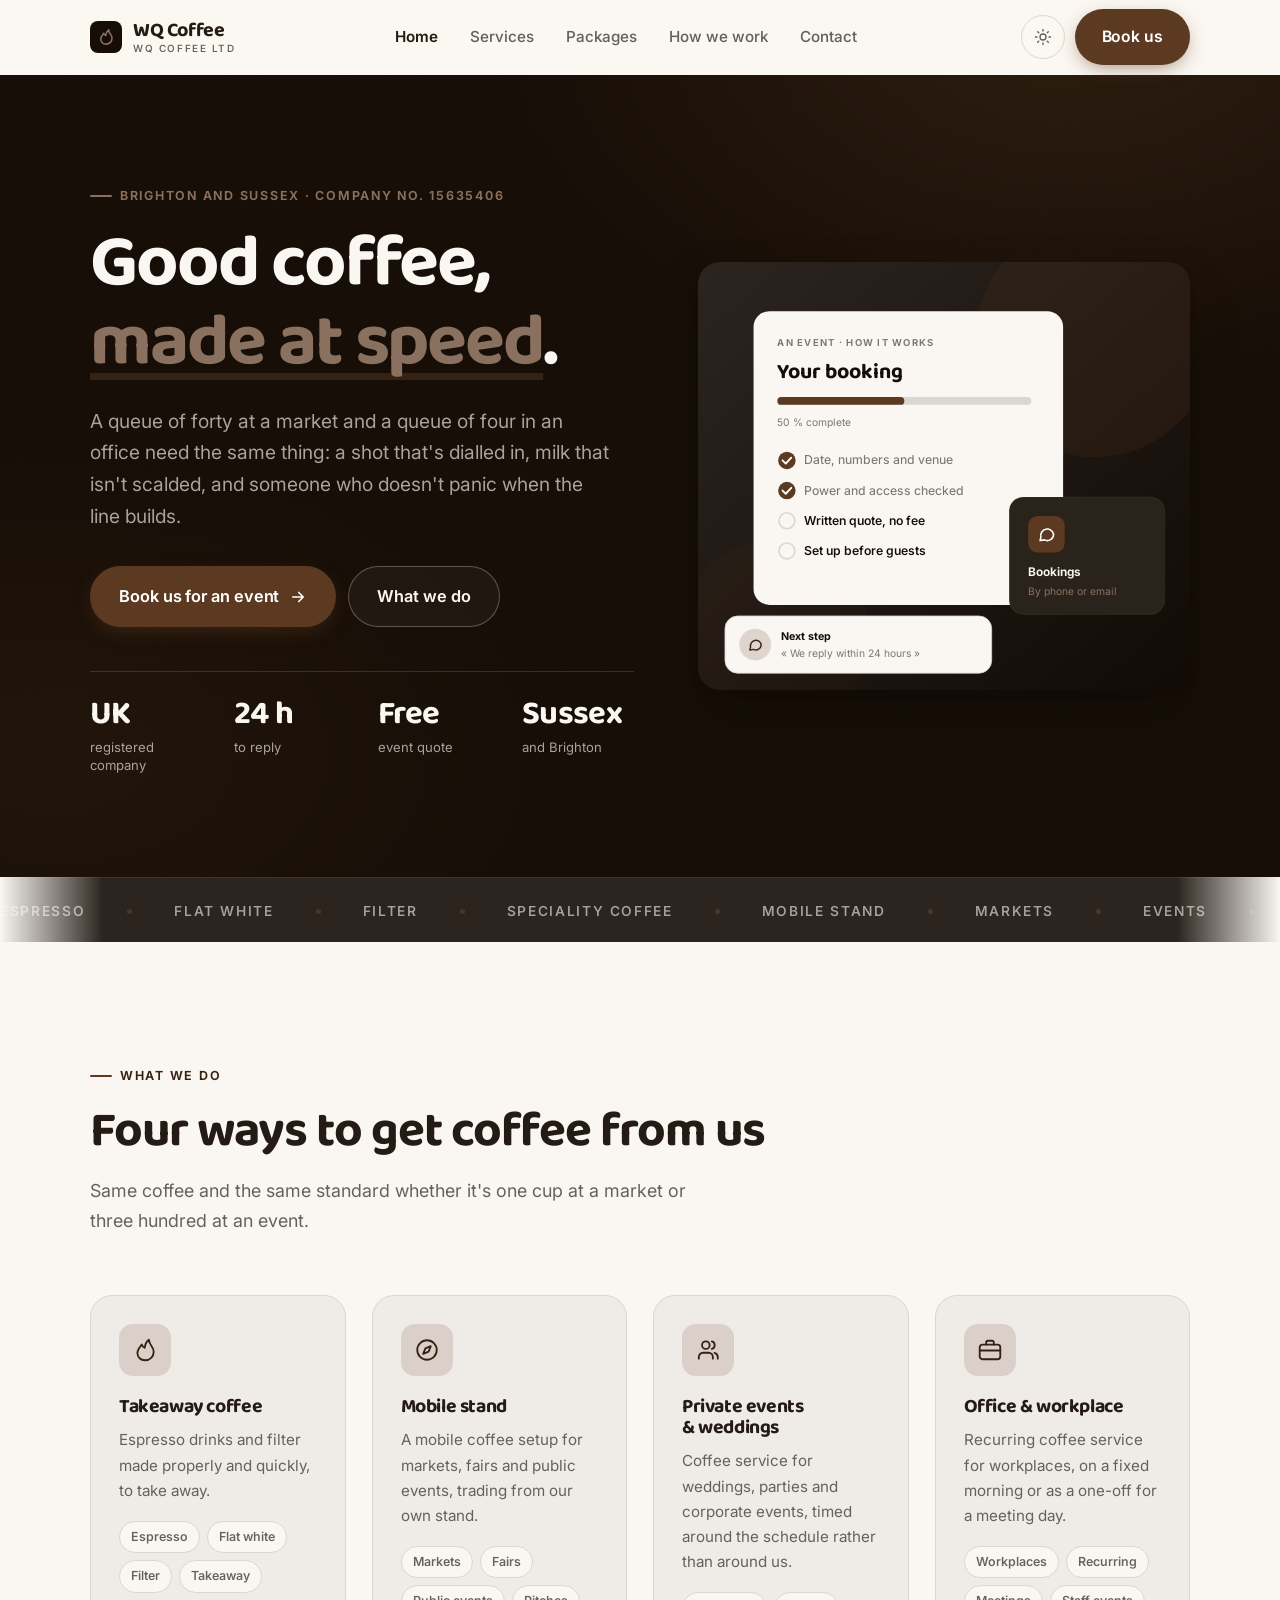
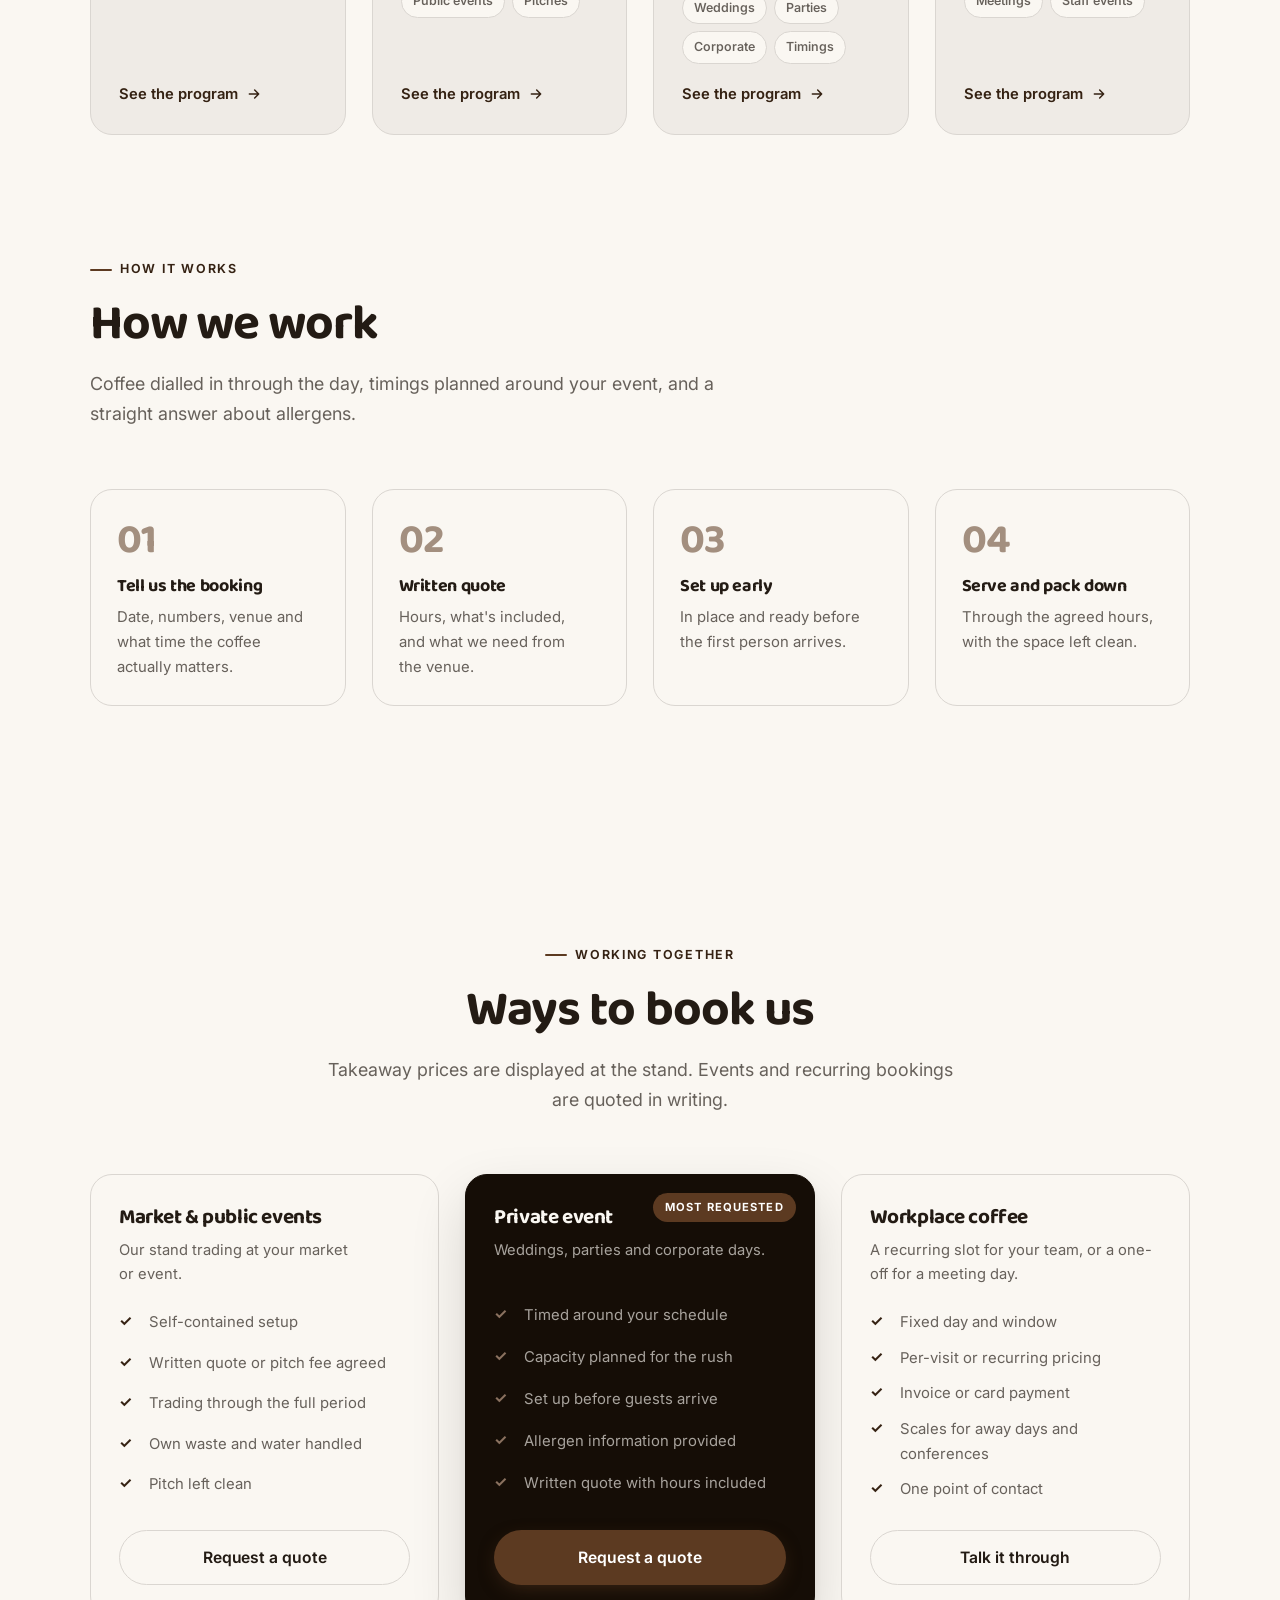
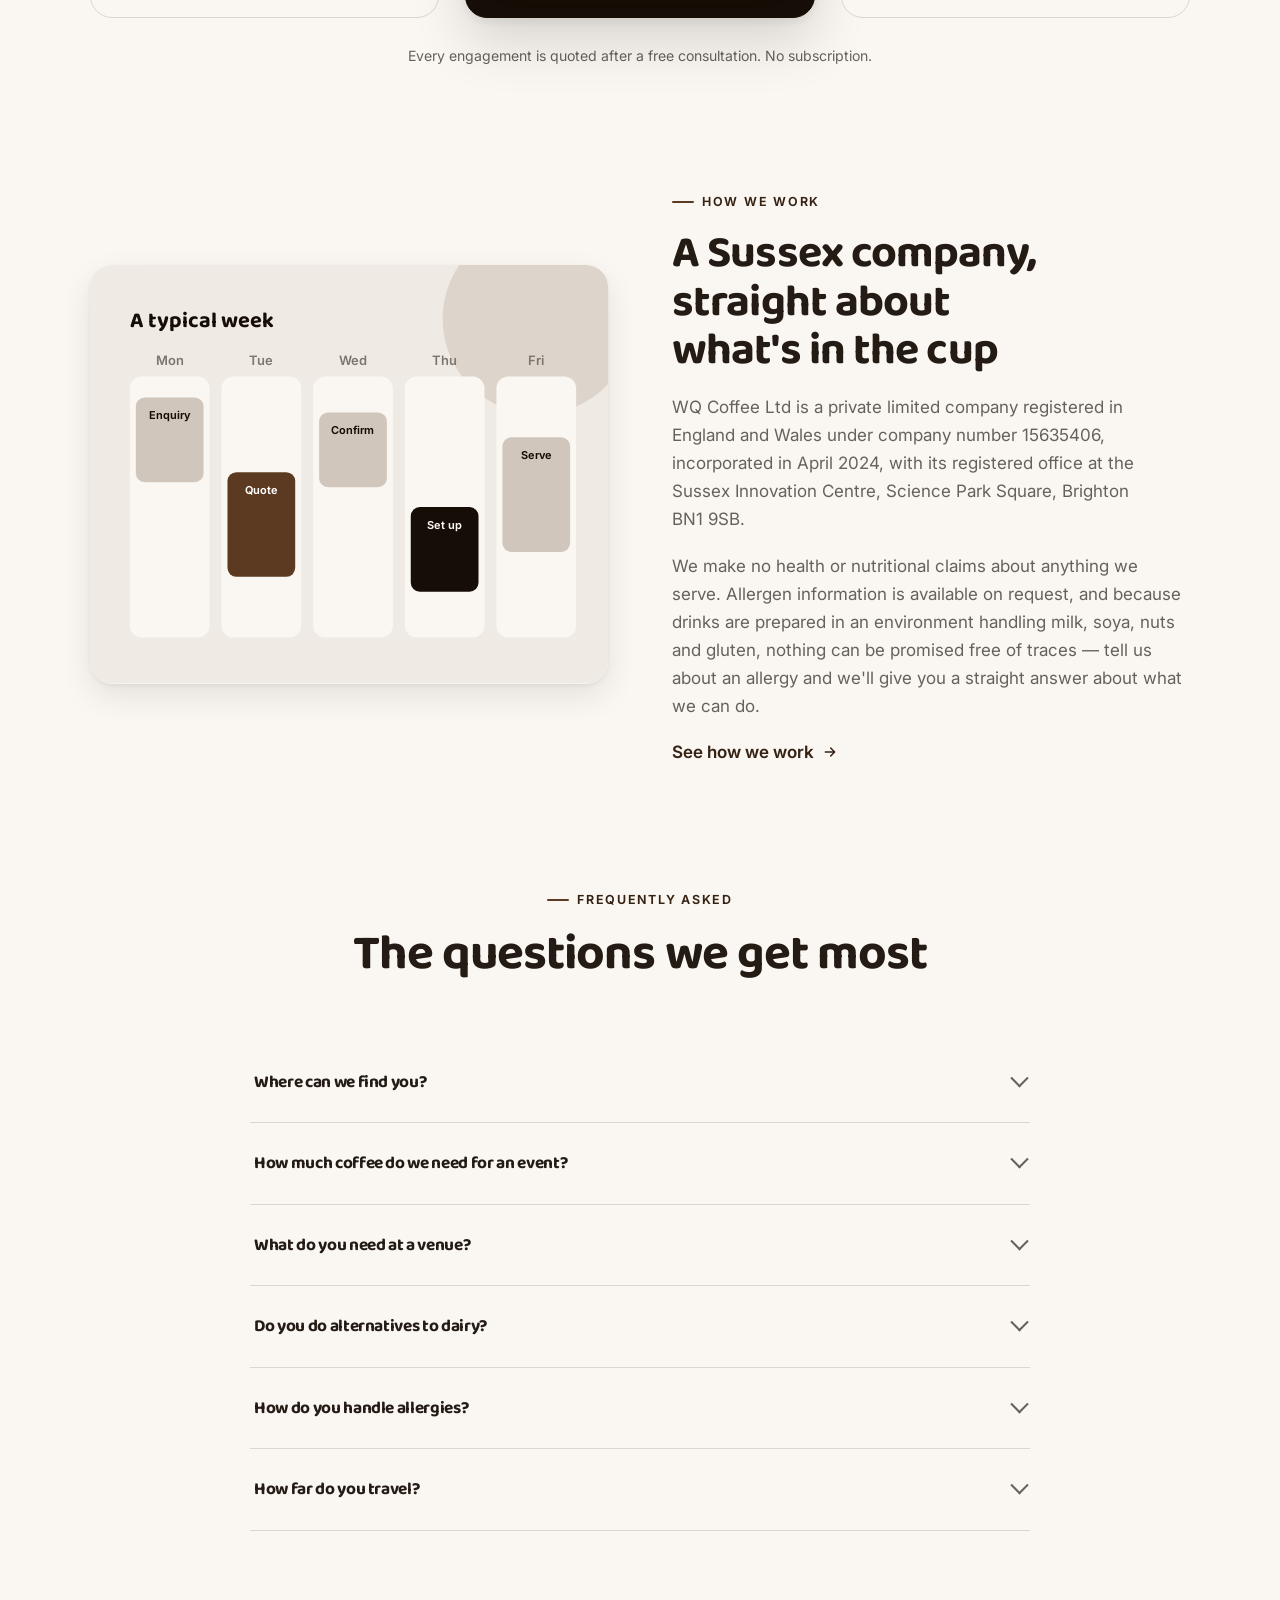
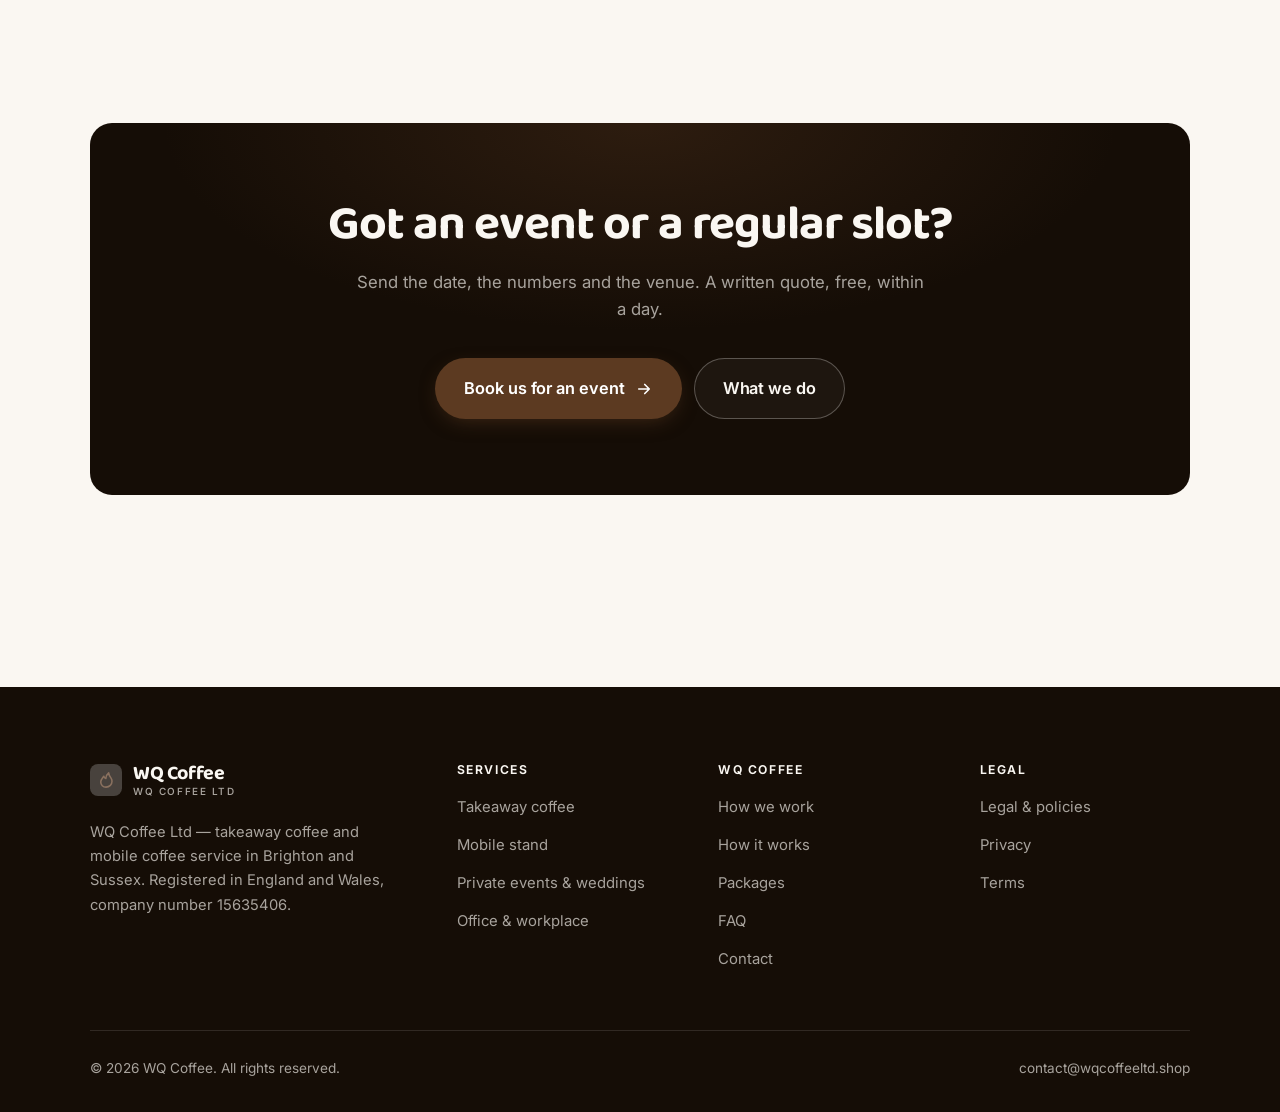
<file: index.html>
<!DOCTYPE html>
<html lang="en" class="no-js">
<head>
<meta charset="utf-8">
<meta name="viewport" content="width=device-width, initial-scale=1">
<title>WQ Coffee Ltd — takeaway and mobile coffee in Brighton</title>
<meta name="description" content="WQ Coffee Ltd: takeaway coffee and a mobile coffee service for events, offices and markets across Brighton and Sussex. Speciality coffee, made properly, at volume.">
<link rel="canonical" href="https://wqcoffeeltd.shop/">

<meta property="og:type" content="website">
<meta property="og:url" content="https://wqcoffeeltd.shop/">
<meta property="og:site_name" content="WQ Coffee">
<meta property="og:locale" content="en_US">
<meta property="og:title" content="WQ Coffee Ltd — takeaway and mobile coffee in Brighton">
<meta property="og:description" content="WQ Coffee Ltd: takeaway coffee and a mobile coffee service for events, offices and markets across Brighton and Sussex. Speciality coffee, made properly, at volume.">
<meta name="theme-color" content="#150d06">

<link rel="icon" href="assets/img/favicon.svg" type="image/svg+xml">
<link rel="preconnect" href="https://fonts.googleapis.com">
<link rel="preconnect" href="https://fonts.gstatic.com" crossorigin>
<link rel="stylesheet" href="https://fonts.googleapis.com/css2?family=Baloo+2:wght@400..800&family=Inter:wght@400..700&display=swap">
<link rel="stylesheet" href="assets/css/style.css">

<!-- Thème appliqué avant le premier rendu (évite le flash) -->
<script>
document.documentElement.classList.remove('no-js');
(function(){try{var t=localStorage.getItem('site-theme');if(t){document.documentElement.setAttribute('data-theme',t);}}catch(e){}})();
</script>
<script type="application/ld+json">
{
  "@context": "https://schema.org",
  "@type": "Organization",
  "name": "WQ Coffee",
  "url": "https://wqcoffeeltd.shop/",
  "email": "contact@wqcoffeeltd.shop",
  "description": "WQ Coffee Ltd: takeaway coffee and a mobile coffee service for events, offices and markets across Brighton and Sussex. Speciality coffee, made properly, at volume.",
  "areaServed": "US",
  "knowsLanguage": "en"
}
</script>
</head>

<body>
<a class="skip-link" href="#main">Skip to main content</a>

<header class="site-header">
  <nav class="wrap nav" aria-label="Main navigation">
    <a class="brand" href="index.html">
      <svg class="brand__mark" viewBox="0 0 64 64" aria-hidden="true">
        <rect class="bm-bg" width="64" height="64" rx="16"/>
        <g class="bm-ic" transform="translate(14 14) scale(1.5)" fill="none" stroke-width="2.1" stroke-linecap="round" stroke-linejoin="round"><path d="M12 21.5c-4 0-7-2.8-7-6.7 0-3.4 2.4-5.6 4-7.8.6 1.6 1.6 2.6 2.8 3 .2-3.1 1.4-5.6 3.7-7.5.3 3 1.6 4.8 3 6.7 1.1 1.5 1.5 3 1.5 4.6 0 4.2-3.3 7.7-8 7.7z"/></g>
      </svg>
      <span>WQ Coffee<span class="brand__sub">WQ Coffee Ltd</span></span>
    </a>

    <ul class="nav__links" id="nav-links">
      <li><a href="index.html" aria-current="page">Home</a></li>
      <li><a href="programs.html">Services</a></li>
      <li><a href="index.html#pricing">Packages</a></li>
      <li><a href="about.html">How we work</a></li>
      <li><a href="contact.html">Contact</a></li>
      <li><a class="btn btn--primary" href="contact.html">Book us</a></li>
    </ul>

    <div class="nav__cta">
      <button class="theme-toggle" type="button" aria-label="Switch to dark theme">
        <svg class="icon-sun" viewBox="0 0 24 24" fill="none" stroke="currentColor" stroke-width="1.8" stroke-linecap="round" aria-hidden="true"><circle cx="12" cy="12" r="4"/><path d="M12 2v2m0 16v2M2 12h2m16 0h2M4.9 4.9l1.4 1.4m11.4 11.4 1.4 1.4M19.1 4.9l-1.4 1.4M6.3 17.7l-1.4 1.4"/></svg>
        <svg class="icon-moon" viewBox="0 0 24 24" fill="none" stroke="currentColor" stroke-width="1.8" stroke-linecap="round" stroke-linejoin="round" aria-hidden="true"><path d="M21 12.8A9 9 0 1 1 11.2 3a7 7 0 0 0 9.8 9.8z"/></svg>
      </button>
      <a class="btn btn--primary" href="contact.html">Book us</a>
      <button class="nav__toggle" type="button" aria-expanded="false" aria-controls="nav-links" aria-label="Open menu">
        <svg class="icon-open" viewBox="0 0 24 24" fill="none" stroke="currentColor" stroke-width="2" stroke-linecap="round" aria-hidden="true"><path d="M3 6h18M3 12h18M3 18h18"/></svg>
        <svg class="icon-close" viewBox="0 0 24 24" fill="none" stroke="currentColor" stroke-width="2" stroke-linecap="round" aria-hidden="true"><path d="M6 6l12 12M18 6L6 18"/></svg>
      </button>
    </div>
  </nav>
</header>

<main id="main">

<section class="hero">
  <div class="wrap hero__inner">
    <div>
      <span class="eyebrow hero__eyebrow">Brighton and Sussex · Company no. 15635406</span>
      <h1>Good coffee,<br> <em>made at speed</em>.</h1>
      <p class="hero__lede">A queue of forty at a market and a queue of four in an office need the same thing: a shot that's dialled in, milk that isn't scalded, and someone who doesn't panic when the line builds.</p>

      <div class="hero__actions">
        <a class="btn btn--primary btn--lg" href="contact.html">Book us for an event <svg viewBox="0 0 24 24" fill="none" stroke="currentColor" stroke-width="2.2" stroke-linecap="round" stroke-linejoin="round" aria-hidden="true"><path d="M5 12h14M13 6l6 6-6 6"/></svg></a>
        <a class="btn btn--on-dark btn--lg" href="programs.html">What we do</a>
      </div>

      <ul class="hero__proof">
        <li><span class="stat__num">UK</span><span class="stat__label">registered company</span></li>
        <li><span class="stat__num">24 h</span><span class="stat__label">to reply</span></li>
        <li><span class="stat__num">Free</span><span class="stat__label">event quote</span></li>
        <li><span class="stat__num">Sussex</span><span class="stat__label">and Brighton</span></li>
      </ul>
    </div>

    <div class="hero__art">
      <svg viewBox="0 0 620 540" role="img" aria-label="How an event booking with WQ Coffee works, from date and numbers to setup.">
        <defs>
          <linearGradient id="hbg" x1="0" y1="0" x2="1" y2="1">
            <stop offset="0" stop-color="#2c251f"/><stop offset="1" stop-color="#110a05"/>
          </linearGradient>
        </defs>
        <rect width="620" height="540" rx="22" fill="url(#hbg)"/>
        <circle cx="500" cy="96" r="150" fill="#5c3a21" opacity=".16"/>
        <circle cx="96" cy="470" r="120" fill="#5c3a21" opacity=".08"/>

        <g style="font-family: var(--font-body)">
          <!-- Carte programme -->
          <rect x="70" y="62" width="390" height="370" rx="20" fill="#faf7f2"/>
          <text x="100" y="106" font-size="12" font-weight="650" letter-spacing="1.6" fill="#7c7670">AN EVENT · HOW IT WORKS</text>
          <text x="100" y="146" font-size="27" font-weight="700" fill="#150d06" style="font-family: var(--font-display)">Your booking</text>
          <rect x="100" y="170" width="320" height="10" rx="5" fill="#dad6d1"/>
          <rect x="100" y="170" width="160" height="10" rx="5" fill="#5c3a21"/>
          <text x="100" y="206" font-size="13" fill="#7c7670">50 % complete</text>
          <circle cx="112" cy="250" r="11" fill="#5c3a21"/><path d="M106.5 250l4 4 7-7.5" fill="none" stroke="#ffffff" stroke-width="2.4" stroke-linecap="round" stroke-linejoin="round"/><text x="134" y="255" font-size="15.5" fill="#7c7670" font-weight="450">Date, numbers and venue</text>
          <circle cx="112" cy="288" r="11" fill="#5c3a21"/><path d="M106.5 288l4 4 7-7.5" fill="none" stroke="#ffffff" stroke-width="2.4" stroke-linecap="round" stroke-linejoin="round"/><text x="134" y="293" font-size="15.5" fill="#7c7670" font-weight="450">Power and access checked</text>
          <circle cx="112" cy="326" r="10" fill="none" stroke="#dad6d1" stroke-width="2"/><text x="134" y="331" font-size="15.5" fill="#150d06" font-weight="560">Written quote, no fee</text>
          <circle cx="112" cy="364" r="10" fill="none" stroke="#dad6d1" stroke-width="2"/><text x="134" y="369" font-size="15.5" fill="#150d06" font-weight="560">Set up before guests</text>

          <!-- Carte séance -->
          <rect x="392" y="296" width="196" height="148" rx="18" fill="#2a231c" stroke="#ffffff" stroke-opacity=".08"/>
          <rect x="416" y="320" width="46" height="46" rx="12" fill="#5c3a21"/>
          <g transform="translate(427 331)" fill="none" stroke="#ffffff" color="#ffffff" stroke-width="2" stroke-linecap="round" stroke-linejoin="round"><path d="M21 12a8 8 0 0 1-11.6 7.1L4 20l1-4.6A8 8 0 1 1 21 12z"/></g>
          <text x="416" y="396" font-size="15" font-weight="650" fill="#faf7f2">Bookings</text>
          <text x="416" y="420" font-size="13" fill="#8a715f">By phone or email</text>

          <!-- Retour du coach -->
          <rect x="34" y="446" width="336" height="72" rx="16" fill="#faf7f2" stroke="#dad6d1"/>
          <circle cx="72" cy="482" r="20" fill="#ded5cc"/>
          <g transform="translate(62 472) scale(.84)" fill="none" stroke="#3c2615" stroke-width="2.2" stroke-linecap="round" stroke-linejoin="round"><path d="M21 12a8 8 0 0 1-11.6 7.1L4 20l1-4.6A8 8 0 1 1 21 12z"/></g>
          <text x="104" y="476" font-size="13.5" font-weight="700" fill="#150d06">Next step</text>
          <text x="104" y="498" font-size="13" fill="#7c7670">« We reply within 24 hours »</text>
        </g>
      </svg>
    </div>
  </div>
</section>

<div class="marquee" aria-hidden="true">
  <div class="marquee__track"><span>Espresso</span><span>Flat white</span><span>Filter</span><span>Speciality coffee</span><span>Mobile stand</span><span>Markets</span><span>Events</span><span>Weddings</span><span>Office coffee</span><span>Takeaway</span><span>Espresso</span><span>Flat white</span><span>Filter</span><span>Speciality coffee</span><span>Mobile stand</span><span>Markets</span><span>Events</span><span>Weddings</span><span>Office coffee</span><span>Takeaway</span></div>
</div>

<section class="section wrap" id="programs">
  <div class="section-head reveal">
    <span class="eyebrow">What we do</span>
    <h2>Four ways to get coffee from us</h2>
    <p>Same coffee and the same standard whether it's one cup at a market or three hundred at an event.</p>
  </div>
  <div class="grid grid--4 reveal-group">
    <a class="card" href="programs.html#takeaway">
      <div class="card__icon"><svg viewBox="0 0 24 24" fill="none" stroke="currentColor" stroke-width="1.7" stroke-linecap="round" stroke-linejoin="round" aria-hidden="true"><path d="M12 21.5c-4 0-7-2.8-7-6.7 0-3.4 2.4-5.6 4-7.8.6 1.6 1.6 2.6 2.8 3 .2-3.1 1.4-5.6 3.7-7.5.3 3 1.6 4.8 3 6.7 1.1 1.5 1.5 3 1.5 4.6 0 4.2-3.3 7.7-8 7.7z"/></svg></div>
      <h3>Takeaway coffee</h3>
      <p>Espresso drinks and filter made properly and quickly, to take away.</p>
      <ul class="tags"><li>Espresso</li><li>Flat white</li><li>Filter</li><li>Takeaway</li></ul>
      <span class="arrow-link">See the program <svg viewBox="0 0 24 24" fill="none" stroke="currentColor" stroke-width="2.2" stroke-linecap="round" stroke-linejoin="round" aria-hidden="true"><path d="M5 12h14M13 6l6 6-6 6"/></svg></span>
    </a>
    <a class="card" href="programs.html#mobile">
      <div class="card__icon"><svg viewBox="0 0 24 24" fill="none" stroke="currentColor" stroke-width="1.7" stroke-linecap="round" stroke-linejoin="round" aria-hidden="true"><circle cx="12" cy="12" r="9"/><path d="M15.5 8.5 13.5 13.5 8.5 15.5 10.5 10.5z"/></svg></div>
      <h3>Mobile stand</h3>
      <p>A mobile coffee setup for markets, fairs and public events, trading from our own stand.</p>
      <ul class="tags"><li>Markets</li><li>Fairs</li><li>Public events</li><li>Pitches</li></ul>
      <span class="arrow-link">See the program <svg viewBox="0 0 24 24" fill="none" stroke="currentColor" stroke-width="2.2" stroke-linecap="round" stroke-linejoin="round" aria-hidden="true"><path d="M5 12h14M13 6l6 6-6 6"/></svg></span>
    </a>
    <a class="card" href="programs.html#events">
      <div class="card__icon"><svg viewBox="0 0 24 24" fill="none" stroke="currentColor" stroke-width="1.7" stroke-linecap="round" stroke-linejoin="round" aria-hidden="true"><path d="M16.5 20v-1.5a4 4 0 0 0-4-4h-5a4 4 0 0 0-4 4V20"/><circle cx="10" cy="7.5" r="3.5"/><path d="M21 20v-1.5a4 4 0 0 0-3-3.9M15.5 4.1a3.5 3.5 0 0 1 0 6.8"/></svg></div>
      <h3>Private events &amp; weddings</h3>
      <p>Coffee service for weddings, parties and corporate events, timed around the schedule rather than around us.</p>
      <ul class="tags"><li>Weddings</li><li>Parties</li><li>Corporate</li><li>Timings</li></ul>
      <span class="arrow-link">See the program <svg viewBox="0 0 24 24" fill="none" stroke="currentColor" stroke-width="2.2" stroke-linecap="round" stroke-linejoin="round" aria-hidden="true"><path d="M5 12h14M13 6l6 6-6 6"/></svg></span>
    </a>
    <a class="card" href="programs.html#office">
      <div class="card__icon"><svg viewBox="0 0 24 24" fill="none" stroke="currentColor" stroke-width="1.7" stroke-linecap="round" stroke-linejoin="round" aria-hidden="true"><rect x="2.5" y="7" width="19" height="13.5" rx="2.5"/><path d="M8.5 7V5a1.5 1.5 0 0 1 1.5-1.5h4A1.5 1.5 0 0 1 15.5 5v2M2.5 12.5h19"/></svg></div>
      <h3>Office &amp; workplace</h3>
      <p>Recurring coffee service for workplaces, on a fixed morning or as a one-off for a meeting day.</p>
      <ul class="tags"><li>Workplaces</li><li>Recurring</li><li>Meetings</li><li>Staff events</li></ul>
      <span class="arrow-link">See the program <svg viewBox="0 0 24 24" fill="none" stroke="currentColor" stroke-width="2.2" stroke-linecap="round" stroke-linejoin="round" aria-hidden="true"><path d="M5 12h14M13 6l6 6-6 6"/></svg></span>
    </a>
  </div>
</section>

<section class="section section--flush wrap" id="how-it-works">
  <div class="section-head reveal">
    <span class="eyebrow">How it works</span>
    <h2>How we work</h2>
    <p>Coffee dialled in through the day, timings planned around your event, and a straight answer about allergens.</p>
  </div>
  <div class="grid grid--4 steps reveal-group">
    <article class="step">
      <h3>Tell us the booking</h3>
      <p>Date, numbers, venue and what time the coffee actually matters.</p>
    </article>
    <article class="step">
      <h3>Written quote</h3>
      <p>Hours, what's included, and what we need from the venue.</p>
    </article>
    <article class="step">
      <h3>Set up early</h3>
      <p>In place and ready before the first person arrives.</p>
    </article>
    <article class="step">
      <h3>Serve and pack down</h3>
      <p>Through the agreed hours, with the space left clean.</p>
    </article>
  </div>
</section>

<section class="section wrap" id="pricing">
  <div class="section-head section-head--center reveal">
    <span class="eyebrow">Working together</span>
    <h2>Ways to book us</h2>
    <p>Takeaway prices are displayed at the stand. Events and recurring bookings are quoted in writing.</p>
  </div>
  <div class="grid grid--3 plans reveal-group">
    <article class="plan">
      
      <h3>Market &amp; public events</h3>
      <p class="plan__desc">Our stand trading at your market or event.</p>
      
      <ul class="plan__features">
        <li>Self-contained setup</li>
        <li>Written quote or pitch fee agreed</li>
        <li>Trading through the full period</li>
        <li>Own waste and water handled</li>
        <li>Pitch left clean</li>
      </ul>
      <a class="btn btn--ghost btn--block" href="contact.html">Request a quote</a>
    </article>
    <article class="plan plan--featured">
      <span class="plan__tag">Most requested</span>
      <h3>Private event</h3>
      <p class="plan__desc">Weddings, parties and corporate days.</p>
      
      <ul class="plan__features">
        <li>Timed around your schedule</li>
        <li>Capacity planned for the rush</li>
        <li>Set up before guests arrive</li>
        <li>Allergen information provided</li>
        <li>Written quote with hours included</li>
      </ul>
      <a class="btn btn--primary btn--block" href="contact.html">Request a quote</a>
    </article>
    <article class="plan">
      
      <h3>Workplace coffee</h3>
      <p class="plan__desc">A recurring slot for your team, or a one-off for a meeting day.</p>
      
      <ul class="plan__features">
        <li>Fixed day and window</li>
        <li>Per-visit or recurring pricing</li>
        <li>Invoice or card payment</li>
        <li>Scales for away days and conferences</li>
        <li>One point of contact</li>
      </ul>
      <a class="btn btn--ghost btn--block" href="contact.html">Talk it through</a>
    </article>
  </div>
  <p class="plans-note">Every engagement is quoted after a free consultation. No subscription.</p>
</section>

<section class="section section--flush wrap">
  <div class="split reveal">
    <div class="split__art">
      <svg viewBox="0 0 520 420" role="img" aria-label="Example of a typical week: Enquiry, Quote, Confirm, Set up, Serve.">
        <rect width="520" height="420" rx="20" fill="#efeae3"/>
        <circle cx="450" cy="54" r="96" fill="#5c3a21" opacity=".12"/>
        <g style="font-family: var(--font-body)">
        <text x="40" y="62" font-size="22" font-weight="700" fill="#150d06" style="font-family: var(--font-display)">A typical week</text>
        <text x="80" y="100" text-anchor="middle" font-size="13" font-weight="600" fill="#7c7670">Mon</text>
        <rect x="40" y="112" width="80" height="262" rx="12" fill="#faf7f2"/>
        <rect x="46" y="133" width="68" height="85" rx="9" fill="#d1c6bc"/>
        <text x="80" y="155" text-anchor="middle" font-size="11" font-weight="650" fill="#150d06">Enquiry</text>
        <text x="172" y="100" text-anchor="middle" font-size="13" font-weight="600" fill="#7c7670">Tue</text>
        <rect x="132" y="112" width="80" height="262" rx="12" fill="#faf7f2"/>
        <rect x="138" y="208" width="68" height="105" rx="9" fill="#5c3a21"/>
        <text x="172" y="230" text-anchor="middle" font-size="11" font-weight="650" fill="#ffffff">Quote</text>
        <text x="264" y="100" text-anchor="middle" font-size="13" font-weight="600" fill="#7c7670">Wed</text>
        <rect x="224" y="112" width="80" height="262" rx="12" fill="#faf7f2"/>
        <rect x="230" y="148" width="68" height="75" rx="9" fill="#d1c6bc"/>
        <text x="264" y="170" text-anchor="middle" font-size="11" font-weight="650" fill="#150d06">Confirm</text>
        <text x="356" y="100" text-anchor="middle" font-size="13" font-weight="600" fill="#7c7670">Thu</text>
        <rect x="316" y="112" width="80" height="262" rx="12" fill="#faf7f2"/>
        <rect x="322" y="243" width="68" height="85" rx="9" fill="#150d06"/>
        <text x="356" y="265" text-anchor="middle" font-size="11" font-weight="650" fill="#faf7f2">Set up</text>
        <text x="448" y="100" text-anchor="middle" font-size="13" font-weight="600" fill="#7c7670">Fri</text>
        <rect x="408" y="112" width="80" height="262" rx="12" fill="#faf7f2"/>
        <rect x="414" y="173" width="68" height="115" rx="9" fill="#d1c6bc"/>
        <text x="448" y="195" text-anchor="middle" font-size="11" font-weight="650" fill="#150d06">Serve</text>
        </g>
      </svg>
    </div>
    <div>
      <span class="eyebrow">How we work</span>
      <h2>A Sussex company, straight about what's in the cup</h2>
      <p>WQ Coffee Ltd is a private limited company registered in England and Wales under company number 15635406, incorporated in April 2024, with its registered office at the Sussex Innovation Centre, Science Park Square, Brighton BN1 9SB.</p>
      <p>We make no health or nutritional claims about anything we serve. Allergen information is available on request, and because drinks are prepared in an environment handling milk, soya, nuts and gluten, nothing can be promised free of traces — tell us about an allergy and we'll give you a straight answer about what we can do.</p>
      <p><a class="arrow-link" href="about.html">See how we work <svg viewBox="0 0 24 24" fill="none" stroke="currentColor" stroke-width="2.2" stroke-linecap="round" stroke-linejoin="round" aria-hidden="true"><path d="M5 12h14M13 6l6 6-6 6"/></svg></a></p>
    </div>
  </div>
</section>

<section class="section section--flush wrap" id="faq">
  <div class="section-head section-head--center reveal">
    <span class="eyebrow">Frequently asked</span>
    <h2>The questions we get most</h2>
  </div>
  <div class="faq reveal">
    <details>
      <summary>Where can we find you?</summary>
      <p>[YOUR USUAL PITCH OR LOCATION] — [YOUR TRADING HOURS]. Event dates vary, so check before travelling.</p>
    </details>
    <details>
      <summary>How much coffee do we need for an event?</summary>
      <p>Ask us — it depends on the numbers, the length and the time of day. We'd rather give you a realistic figure than oversell.</p>
    </details>
    <details>
      <summary>What do you need at a venue?</summary>
      <p>[POWER AND ACCESS REQUIREMENTS]. Tell us about access and parking early; it changes what's possible.</p>
    </details>
    <details>
      <summary>Do you do alternatives to dairy?</summary>
      <p>Yes, and we treat them properly rather than as an afterthought. Tell us at the point of ordering.</p>
    </details>
    <details>
      <summary>How do you handle allergies?</summary>
      <p>Ask before ordering and we'll tell you exactly what's in a drink. We're honest that a shared setup can't guarantee no traces.</p>
    </details>
    <details>
      <summary>How far do you travel?</summary>
      <p>Brighton and across Sussex, and further by arrangement. Send the venue and date and we'll say straight away.</p>
    </details>
  </div>
</section>

<section class="wrap section--tight">
  <div class="cta-band reveal">
    <h2>Got an event or a regular slot?</h2>
    <p>Send the date, the numbers and the venue. A written quote, free, within a day.</p>
    <div class="hero__actions">
      <a class="btn btn--primary btn--lg" href="contact.html">Book us for an event <svg viewBox="0 0 24 24" fill="none" stroke="currentColor" stroke-width="2.2" stroke-linecap="round" stroke-linejoin="round" aria-hidden="true"><path d="M5 12h14M13 6l6 6-6 6"/></svg></a>
      <a class="btn btn--on-dark btn--lg" href="programs.html">What we do</a>
    </div>
  </div>
</section>

</main>

<footer class="site-footer">
  <div class="wrap">
    <div class="footer__grid">
      <div class="footer__brand">
        <a class="brand" href="index.html">
          <svg class="brand__mark" viewBox="0 0 64 64" aria-hidden="true">
        <rect class="bm-bg" width="64" height="64" rx="16"/>
        <g class="bm-ic" transform="translate(14 14) scale(1.5)" fill="none" stroke-width="2.1" stroke-linecap="round" stroke-linejoin="round"><path d="M12 21.5c-4 0-7-2.8-7-6.7 0-3.4 2.4-5.6 4-7.8.6 1.6 1.6 2.6 2.8 3 .2-3.1 1.4-5.6 3.7-7.5.3 3 1.6 4.8 3 6.7 1.1 1.5 1.5 3 1.5 4.6 0 4.2-3.3 7.7-8 7.7z"/></g>
      </svg>
          <span>WQ Coffee<span class="brand__sub">WQ Coffee Ltd</span></span>
        </a>
        <p>WQ Coffee Ltd — takeaway coffee and mobile coffee service in Brighton and Sussex. Registered in England and Wales, company number 15635406.</p>
      </div>

      <div class="footer__col">
        <h4>Services</h4>
        <ul>
          <li><a href="programs.html#takeaway">Takeaway coffee</a></li>
          <li><a href="programs.html#mobile">Mobile stand</a></li>
          <li><a href="programs.html#events">Private events &amp; weddings</a></li>
          <li><a href="programs.html#office">Office &amp; workplace</a></li>
        </ul>
      </div>

      <div class="footer__col">
        <h4>WQ Coffee</h4>
        <ul>
          <li><a href="about.html">How we work</a></li>
          <li><a href="index.html#how-it-works">How it works</a></li>
          <li><a href="index.html#pricing">Packages</a></li>
          <li><a href="index.html#faq">FAQ</a></li>
          <li><a href="contact.html">Contact</a></li>
        </ul>
      </div>

      <div class="footer__col">
        <h4>Legal</h4>
        <ul>
          <li><a href="legal.html">Legal &amp; policies</a></li>
          <li><a href="legal.html#privacy">Privacy</a></li>
          <li><a href="legal.html#terms">Terms</a></li>
        </ul>
      </div>
    </div>

    <div class="footer__bottom">
      <p>© <span data-year>2026</span> WQ Coffee. All rights reserved.</p>
      <p><a href="mailto:contact@wqcoffeeltd.shop">contact@wqcoffeeltd.shop</a></p>
    </div>
  </div>
</footer>

<script src="assets/js/main.js" defer></script>
</body>
</html>
</file>
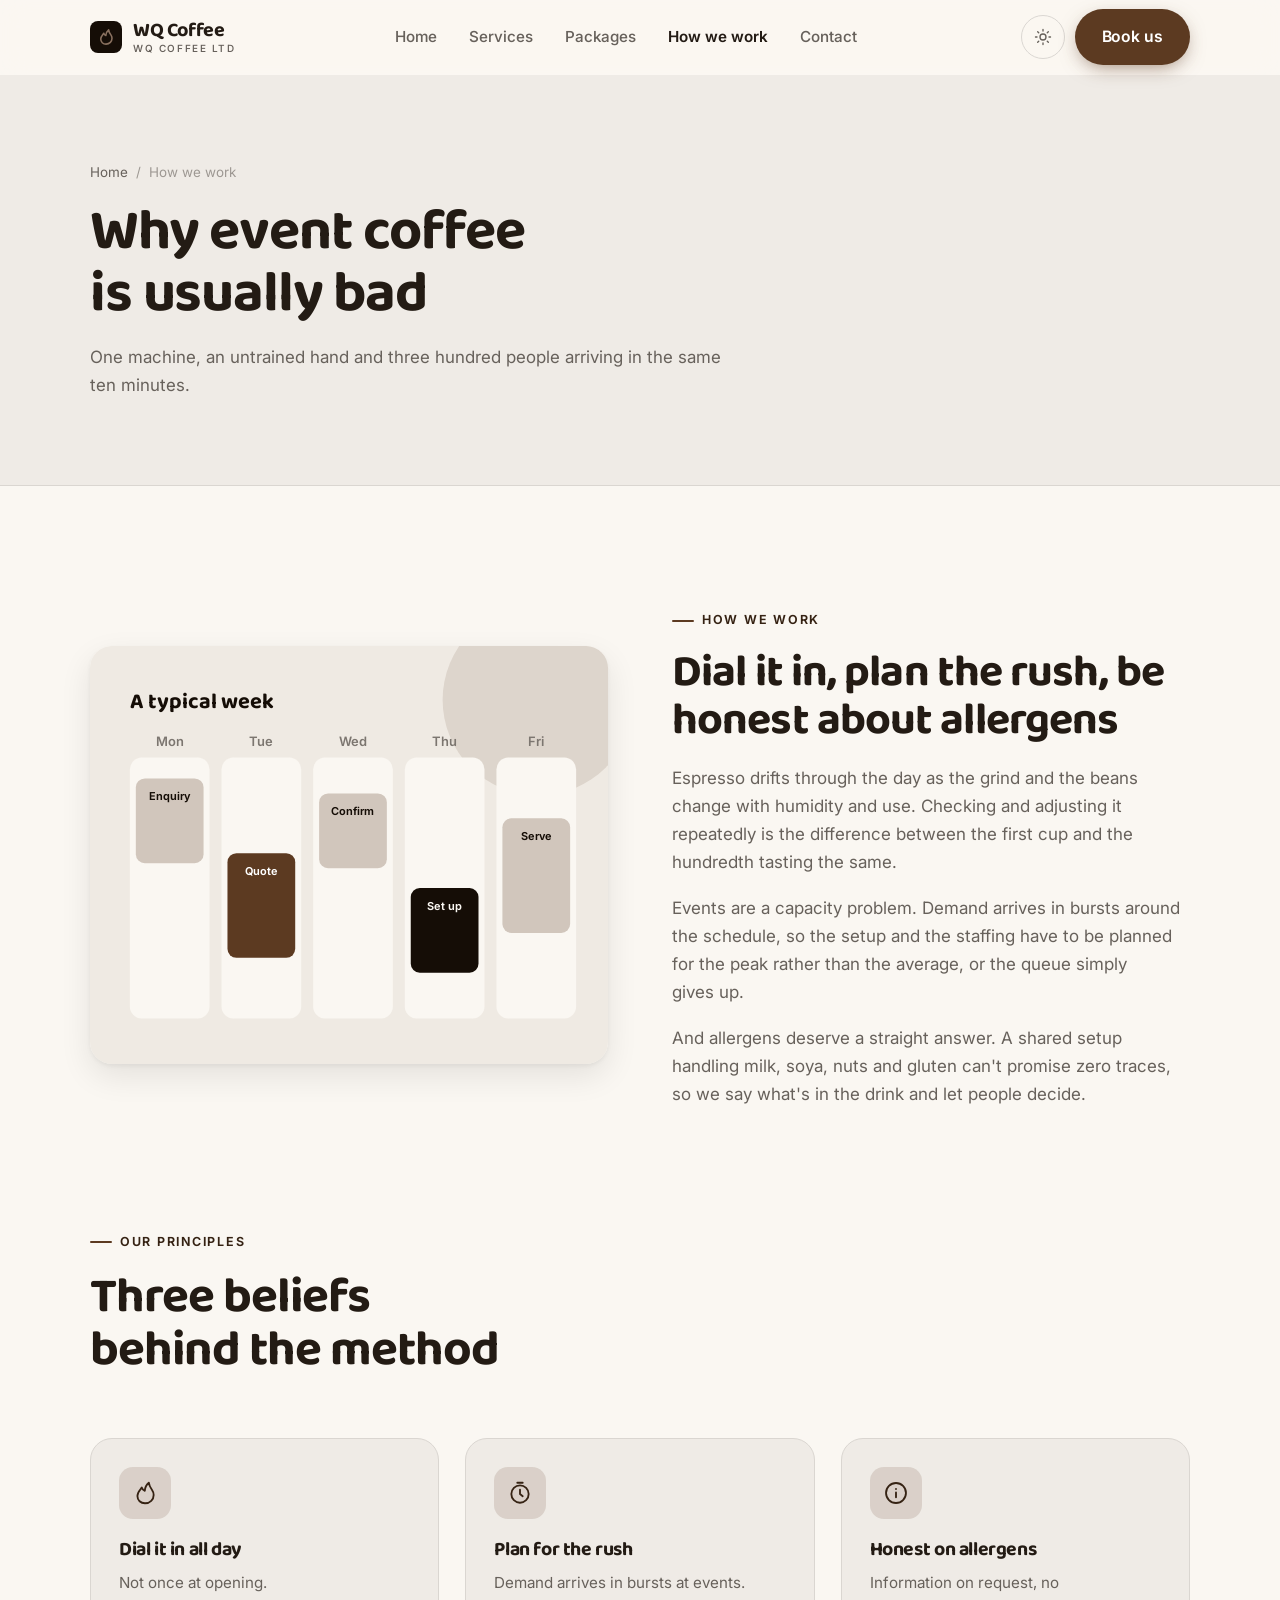
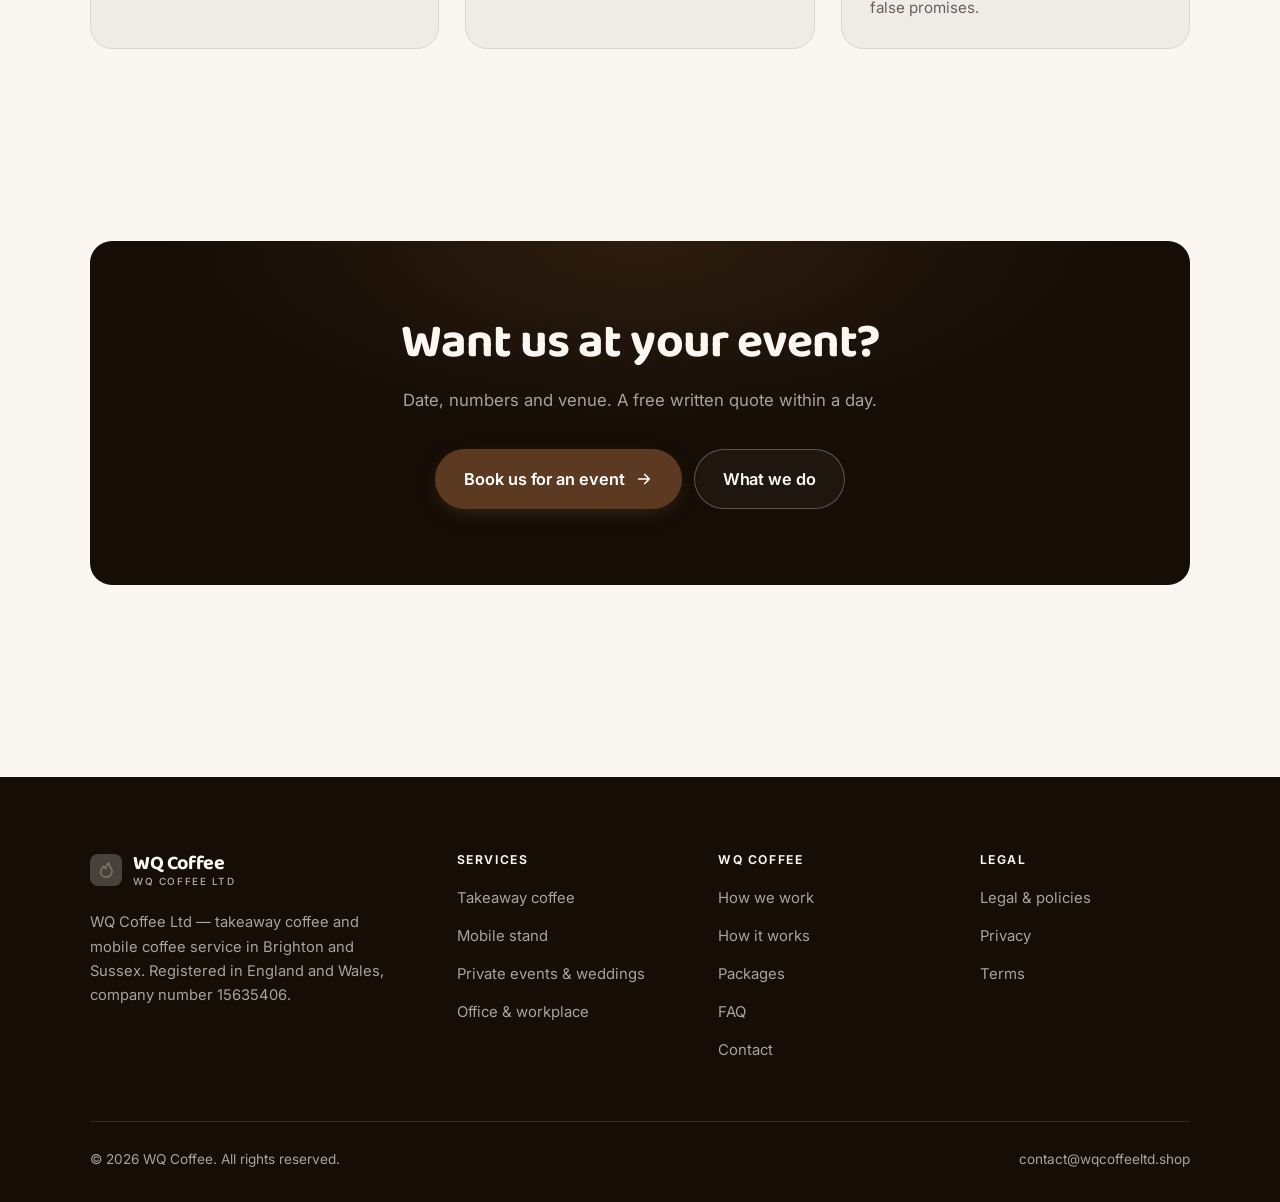
<file: about.html>
<!DOCTYPE html>
<html lang="en" class="no-js">
<head>
<meta charset="utf-8">
<meta name="viewport" content="width=device-width, initial-scale=1">
<title>How we work — WQ Coffee</title>
<meta name="description" content="About WQ Coffee Ltd, a takeaway and mobile coffee business registered in England and Wales.">
<link rel="canonical" href="https://wqcoffeeltd.shop/about.html">

<meta property="og:type" content="website">
<meta property="og:url" content="https://wqcoffeeltd.shop/about.html">
<meta property="og:site_name" content="WQ Coffee">
<meta property="og:locale" content="en_US">
<meta property="og:title" content="How we work — WQ Coffee">
<meta property="og:description" content="About WQ Coffee Ltd, a takeaway and mobile coffee business registered in England and Wales.">
<meta name="theme-color" content="#150d06">

<link rel="icon" href="assets/img/favicon.svg" type="image/svg+xml">
<link rel="preconnect" href="https://fonts.googleapis.com">
<link rel="preconnect" href="https://fonts.gstatic.com" crossorigin>
<link rel="stylesheet" href="https://fonts.googleapis.com/css2?family=Baloo+2:wght@400..800&family=Inter:wght@400..700&display=swap">
<link rel="stylesheet" href="assets/css/style.css">

<!-- Thème appliqué avant le premier rendu (évite le flash) -->
<script>
document.documentElement.classList.remove('no-js');
(function(){try{var t=localStorage.getItem('site-theme');if(t){document.documentElement.setAttribute('data-theme',t);}}catch(e){}})();
</script>
</head>

<body>
<a class="skip-link" href="#main">Skip to main content</a>

<header class="site-header">
  <nav class="wrap nav" aria-label="Main navigation">
    <a class="brand" href="index.html">
      <svg class="brand__mark" viewBox="0 0 64 64" aria-hidden="true">
        <rect class="bm-bg" width="64" height="64" rx="16"/>
        <g class="bm-ic" transform="translate(14 14) scale(1.5)" fill="none" stroke-width="2.1" stroke-linecap="round" stroke-linejoin="round"><path d="M12 21.5c-4 0-7-2.8-7-6.7 0-3.4 2.4-5.6 4-7.8.6 1.6 1.6 2.6 2.8 3 .2-3.1 1.4-5.6 3.7-7.5.3 3 1.6 4.8 3 6.7 1.1 1.5 1.5 3 1.5 4.6 0 4.2-3.3 7.7-8 7.7z"/></g>
      </svg>
      <span>WQ Coffee<span class="brand__sub">WQ Coffee Ltd</span></span>
    </a>

    <ul class="nav__links" id="nav-links">
      <li><a href="index.html">Home</a></li>
      <li><a href="programs.html">Services</a></li>
      <li><a href="index.html#pricing">Packages</a></li>
      <li><a href="about.html" aria-current="page">How we work</a></li>
      <li><a href="contact.html">Contact</a></li>
      <li><a class="btn btn--primary" href="contact.html">Book us</a></li>
    </ul>

    <div class="nav__cta">
      <button class="theme-toggle" type="button" aria-label="Switch to dark theme">
        <svg class="icon-sun" viewBox="0 0 24 24" fill="none" stroke="currentColor" stroke-width="1.8" stroke-linecap="round" aria-hidden="true"><circle cx="12" cy="12" r="4"/><path d="M12 2v2m0 16v2M2 12h2m16 0h2M4.9 4.9l1.4 1.4m11.4 11.4 1.4 1.4M19.1 4.9l-1.4 1.4M6.3 17.7l-1.4 1.4"/></svg>
        <svg class="icon-moon" viewBox="0 0 24 24" fill="none" stroke="currentColor" stroke-width="1.8" stroke-linecap="round" stroke-linejoin="round" aria-hidden="true"><path d="M21 12.8A9 9 0 1 1 11.2 3a7 7 0 0 0 9.8 9.8z"/></svg>
      </button>
      <a class="btn btn--primary" href="contact.html">Book us</a>
      <button class="nav__toggle" type="button" aria-expanded="false" aria-controls="nav-links" aria-label="Open menu">
        <svg class="icon-open" viewBox="0 0 24 24" fill="none" stroke="currentColor" stroke-width="2" stroke-linecap="round" aria-hidden="true"><path d="M3 6h18M3 12h18M3 18h18"/></svg>
        <svg class="icon-close" viewBox="0 0 24 24" fill="none" stroke="currentColor" stroke-width="2" stroke-linecap="round" aria-hidden="true"><path d="M6 6l12 12M18 6L6 18"/></svg>
      </button>
    </div>
  </nav>
</header>

<main id="main">

<section class="page-head">
  <div class="wrap">
    <nav class="breadcrumb" aria-label="Breadcrumb">
      <a href="index.html">Home</a><span>/</span><span aria-current="page">How we work</span>
    </nav>
    <h1>Why event coffee is usually bad</h1>
    <p>One machine, an untrained hand and three hundred people arriving in the same ten minutes.</p>
  </div>
</section>

<section class="section wrap">
  <div class="split reveal">
    <div class="split__art">
      <svg viewBox="0 0 520 420" role="img" aria-label="Example of a typical week: Enquiry, Quote, Confirm, Set up, Serve.">
        <rect width="520" height="420" rx="20" fill="#efeae3"/>
        <circle cx="450" cy="54" r="96" fill="#5c3a21" opacity=".12"/>
        <g style="font-family: var(--font-body)">
        <text x="40" y="62" font-size="22" font-weight="700" fill="#150d06" style="font-family: var(--font-display)">A typical week</text>
        <text x="80" y="100" text-anchor="middle" font-size="13" font-weight="600" fill="#7c7670">Mon</text>
        <rect x="40" y="112" width="80" height="262" rx="12" fill="#faf7f2"/>
        <rect x="46" y="133" width="68" height="85" rx="9" fill="#d1c6bc"/>
        <text x="80" y="155" text-anchor="middle" font-size="11" font-weight="650" fill="#150d06">Enquiry</text>
        <text x="172" y="100" text-anchor="middle" font-size="13" font-weight="600" fill="#7c7670">Tue</text>
        <rect x="132" y="112" width="80" height="262" rx="12" fill="#faf7f2"/>
        <rect x="138" y="208" width="68" height="105" rx="9" fill="#5c3a21"/>
        <text x="172" y="230" text-anchor="middle" font-size="11" font-weight="650" fill="#ffffff">Quote</text>
        <text x="264" y="100" text-anchor="middle" font-size="13" font-weight="600" fill="#7c7670">Wed</text>
        <rect x="224" y="112" width="80" height="262" rx="12" fill="#faf7f2"/>
        <rect x="230" y="148" width="68" height="75" rx="9" fill="#d1c6bc"/>
        <text x="264" y="170" text-anchor="middle" font-size="11" font-weight="650" fill="#150d06">Confirm</text>
        <text x="356" y="100" text-anchor="middle" font-size="13" font-weight="600" fill="#7c7670">Thu</text>
        <rect x="316" y="112" width="80" height="262" rx="12" fill="#faf7f2"/>
        <rect x="322" y="243" width="68" height="85" rx="9" fill="#150d06"/>
        <text x="356" y="265" text-anchor="middle" font-size="11" font-weight="650" fill="#faf7f2">Set up</text>
        <text x="448" y="100" text-anchor="middle" font-size="13" font-weight="600" fill="#7c7670">Fri</text>
        <rect x="408" y="112" width="80" height="262" rx="12" fill="#faf7f2"/>
        <rect x="414" y="173" width="68" height="115" rx="9" fill="#d1c6bc"/>
        <text x="448" y="195" text-anchor="middle" font-size="11" font-weight="650" fill="#150d06">Serve</text>
        </g>
      </svg>
    </div>
    <div>
      <span class="eyebrow">How we work</span>
      <h2>Dial it in, plan the rush, be honest about allergens</h2>
      <p>Espresso drifts through the day as the grind and the beans change with humidity and use. Checking and adjusting it repeatedly is the difference between the first cup and the hundredth tasting the same.</p>
      <p>Events are a capacity problem. Demand arrives in bursts around the schedule, so the setup and the staffing have to be planned for the peak rather than the average, or the queue simply gives up.</p>
      <p>And allergens deserve a straight answer. A shared setup handling milk, soya, nuts and gluten can't promise zero traces, so we say what's in the drink and let people decide.</p>
      <!--
        TO DO: add a short introduction of the coach (name, real background),
        with a photo if possible. Do not invent credentials — see README.md.
      -->
    </div>
  </div>
</section>

<section class="section section--flush wrap">
  <div class="section-head reveal">
    <span class="eyebrow">Our principles</span>
    <h2>Three beliefs behind the method</h2>
  </div>
  <div class="grid grid--3 reveal-group">
    <article class="card">
      <div class="card__icon"><svg viewBox="0 0 24 24" fill="none" stroke="currentColor" stroke-width="1.7" stroke-linecap="round" stroke-linejoin="round" aria-hidden="true"><path d="M12 21.5c-4 0-7-2.8-7-6.7 0-3.4 2.4-5.6 4-7.8.6 1.6 1.6 2.6 2.8 3 .2-3.1 1.4-5.6 3.7-7.5.3 3 1.6 4.8 3 6.7 1.1 1.5 1.5 3 1.5 4.6 0 4.2-3.3 7.7-8 7.7z"/></svg></div>
      <h3>Dial it in all day</h3>
      <p>Not once at opening.</p>
    </article>
    <article class="card">
      <div class="card__icon"><svg viewBox="0 0 24 24" fill="none" stroke="currentColor" stroke-width="1.7" stroke-linecap="round" stroke-linejoin="round" aria-hidden="true"><circle cx="12" cy="13" r="8"/><path d="M12 9v4l2.5 2M9.5 2.5h5"/></svg></div>
      <h3>Plan for the rush</h3>
      <p>Demand arrives in bursts at events.</p>
    </article>
    <article class="card">
      <div class="card__icon"><svg viewBox="0 0 24 24" fill="none" stroke="currentColor" stroke-width="1.7" stroke-linecap="round" stroke-linejoin="round" aria-hidden="true"><circle cx="12" cy="12" r="9.2"/><path d="M12 16v-4.5M12 8.2v.1"/></svg></div>
      <h3>Honest on allergens</h3>
      <p>Information on request, no false promises.</p>
    </article>
  </div>
</section>

<section class="wrap section--tight">
  <div class="cta-band reveal">
    <h2>Want us at your event?</h2>
    <p>Date, numbers and venue. A free written quote within a day.</p>
    <div class="hero__actions">
      <a class="btn btn--primary btn--lg" href="contact.html">Book us for an event <svg viewBox="0 0 24 24" fill="none" stroke="currentColor" stroke-width="2.2" stroke-linecap="round" stroke-linejoin="round" aria-hidden="true"><path d="M5 12h14M13 6l6 6-6 6"/></svg></a>
      <a class="btn btn--on-dark btn--lg" href="programs.html">What we do</a>
    </div>
  </div>
</section>

</main>

<footer class="site-footer">
  <div class="wrap">
    <div class="footer__grid">
      <div class="footer__brand">
        <a class="brand" href="index.html">
          <svg class="brand__mark" viewBox="0 0 64 64" aria-hidden="true">
        <rect class="bm-bg" width="64" height="64" rx="16"/>
        <g class="bm-ic" transform="translate(14 14) scale(1.5)" fill="none" stroke-width="2.1" stroke-linecap="round" stroke-linejoin="round"><path d="M12 21.5c-4 0-7-2.8-7-6.7 0-3.4 2.4-5.6 4-7.8.6 1.6 1.6 2.6 2.8 3 .2-3.1 1.4-5.6 3.7-7.5.3 3 1.6 4.8 3 6.7 1.1 1.5 1.5 3 1.5 4.6 0 4.2-3.3 7.7-8 7.7z"/></g>
      </svg>
          <span>WQ Coffee<span class="brand__sub">WQ Coffee Ltd</span></span>
        </a>
        <p>WQ Coffee Ltd — takeaway coffee and mobile coffee service in Brighton and Sussex. Registered in England and Wales, company number 15635406.</p>
      </div>

      <div class="footer__col">
        <h4>Services</h4>
        <ul>
          <li><a href="programs.html#takeaway">Takeaway coffee</a></li>
          <li><a href="programs.html#mobile">Mobile stand</a></li>
          <li><a href="programs.html#events">Private events &amp; weddings</a></li>
          <li><a href="programs.html#office">Office &amp; workplace</a></li>
        </ul>
      </div>

      <div class="footer__col">
        <h4>WQ Coffee</h4>
        <ul>
          <li><a href="about.html">How we work</a></li>
          <li><a href="index.html#how-it-works">How it works</a></li>
          <li><a href="index.html#pricing">Packages</a></li>
          <li><a href="index.html#faq">FAQ</a></li>
          <li><a href="contact.html">Contact</a></li>
        </ul>
      </div>

      <div class="footer__col">
        <h4>Legal</h4>
        <ul>
          <li><a href="legal.html">Legal &amp; policies</a></li>
          <li><a href="legal.html#privacy">Privacy</a></li>
          <li><a href="legal.html#terms">Terms</a></li>
        </ul>
      </div>
    </div>

    <div class="footer__bottom">
      <p>© <span data-year>2026</span> WQ Coffee. All rights reserved.</p>
      <p><a href="mailto:contact@wqcoffeeltd.shop">contact@wqcoffeeltd.shop</a></p>
    </div>
  </div>
</footer>

<script src="assets/js/main.js" defer></script>
</body>
</html>
</file>
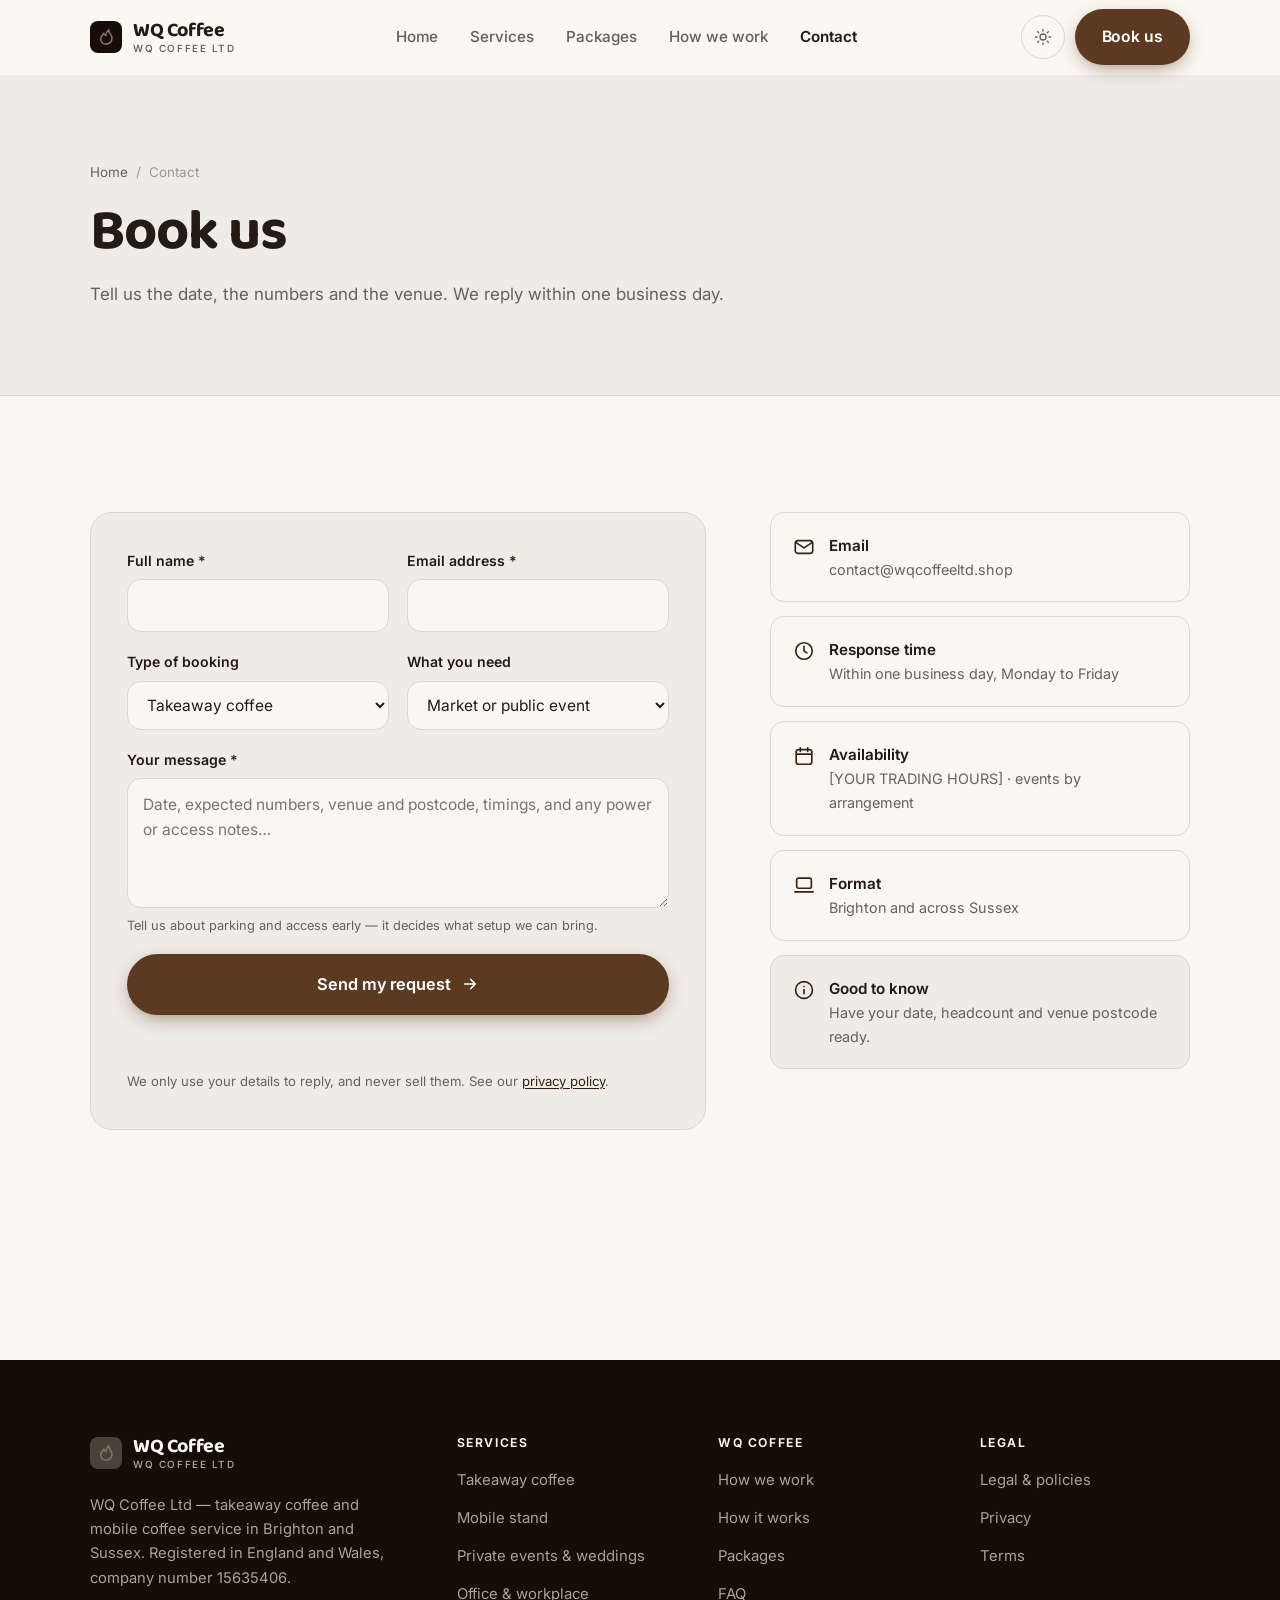
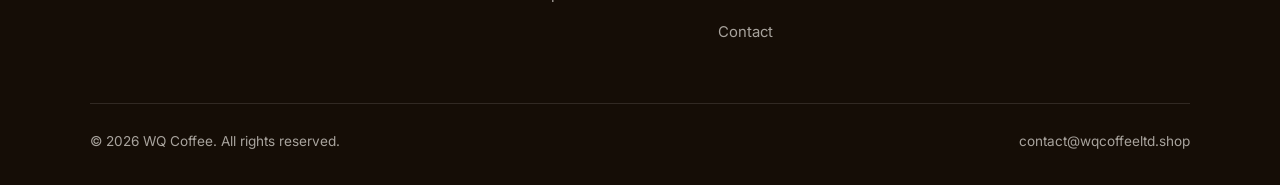
<file: contact.html>
<!DOCTYPE html>
<html lang="en" class="no-js">
<head>
<meta charset="utf-8">
<meta name="viewport" content="width=device-width, initial-scale=1">
<title>Contact — WQ Coffee</title>
<meta name="description" content="Contact WQ Coffee Ltd for event bookings. We reply within one business day.">
<link rel="canonical" href="https://wqcoffeeltd.shop/contact.html">

<meta property="og:type" content="website">
<meta property="og:url" content="https://wqcoffeeltd.shop/contact.html">
<meta property="og:site_name" content="WQ Coffee">
<meta property="og:locale" content="en_US">
<meta property="og:title" content="Contact — WQ Coffee">
<meta property="og:description" content="Contact WQ Coffee Ltd for event bookings. We reply within one business day.">
<meta name="theme-color" content="#150d06">

<link rel="icon" href="assets/img/favicon.svg" type="image/svg+xml">
<link rel="preconnect" href="https://fonts.googleapis.com">
<link rel="preconnect" href="https://fonts.gstatic.com" crossorigin>
<link rel="stylesheet" href="https://fonts.googleapis.com/css2?family=Baloo+2:wght@400..800&family=Inter:wght@400..700&display=swap">
<link rel="stylesheet" href="assets/css/style.css">

<!-- Thème appliqué avant le premier rendu (évite le flash) -->
<script>
document.documentElement.classList.remove('no-js');
(function(){try{var t=localStorage.getItem('site-theme');if(t){document.documentElement.setAttribute('data-theme',t);}}catch(e){}})();
</script>
</head>

<body>
<a class="skip-link" href="#main">Skip to main content</a>

<header class="site-header">
  <nav class="wrap nav" aria-label="Main navigation">
    <a class="brand" href="index.html">
      <svg class="brand__mark" viewBox="0 0 64 64" aria-hidden="true">
        <rect class="bm-bg" width="64" height="64" rx="16"/>
        <g class="bm-ic" transform="translate(14 14) scale(1.5)" fill="none" stroke-width="2.1" stroke-linecap="round" stroke-linejoin="round"><path d="M12 21.5c-4 0-7-2.8-7-6.7 0-3.4 2.4-5.6 4-7.8.6 1.6 1.6 2.6 2.8 3 .2-3.1 1.4-5.6 3.7-7.5.3 3 1.6 4.8 3 6.7 1.1 1.5 1.5 3 1.5 4.6 0 4.2-3.3 7.7-8 7.7z"/></g>
      </svg>
      <span>WQ Coffee<span class="brand__sub">WQ Coffee Ltd</span></span>
    </a>

    <ul class="nav__links" id="nav-links">
      <li><a href="index.html">Home</a></li>
      <li><a href="programs.html">Services</a></li>
      <li><a href="index.html#pricing">Packages</a></li>
      <li><a href="about.html">How we work</a></li>
      <li><a href="contact.html" aria-current="page">Contact</a></li>
      <li><a class="btn btn--primary" href="contact.html">Book us</a></li>
    </ul>

    <div class="nav__cta">
      <button class="theme-toggle" type="button" aria-label="Switch to dark theme">
        <svg class="icon-sun" viewBox="0 0 24 24" fill="none" stroke="currentColor" stroke-width="1.8" stroke-linecap="round" aria-hidden="true"><circle cx="12" cy="12" r="4"/><path d="M12 2v2m0 16v2M2 12h2m16 0h2M4.9 4.9l1.4 1.4m11.4 11.4 1.4 1.4M19.1 4.9l-1.4 1.4M6.3 17.7l-1.4 1.4"/></svg>
        <svg class="icon-moon" viewBox="0 0 24 24" fill="none" stroke="currentColor" stroke-width="1.8" stroke-linecap="round" stroke-linejoin="round" aria-hidden="true"><path d="M21 12.8A9 9 0 1 1 11.2 3a7 7 0 0 0 9.8 9.8z"/></svg>
      </button>
      <a class="btn btn--primary" href="contact.html">Book us</a>
      <button class="nav__toggle" type="button" aria-expanded="false" aria-controls="nav-links" aria-label="Open menu">
        <svg class="icon-open" viewBox="0 0 24 24" fill="none" stroke="currentColor" stroke-width="2" stroke-linecap="round" aria-hidden="true"><path d="M3 6h18M3 12h18M3 18h18"/></svg>
        <svg class="icon-close" viewBox="0 0 24 24" fill="none" stroke="currentColor" stroke-width="2" stroke-linecap="round" aria-hidden="true"><path d="M6 6l12 12M18 6L6 18"/></svg>
      </button>
    </div>
  </nav>
</header>

<main id="main">

<section class="page-head">
  <div class="wrap">
    <nav class="breadcrumb" aria-label="Breadcrumb">
      <a href="index.html">Home</a><span>/</span><span aria-current="page">Contact</span>
    </nav>
    <h1>Book us</h1>
    <p>Tell us the date, the numbers and the venue. We reply within one business day.</p>
  </div>
</section>

<section class="section wrap">
  <div class="form-layout">

    <!--
      FORM: the action attribute holds a placeholder id. Create a free form at
      https://formspree.io and replace VOTRE_ID_FORMSPREE. Until then, the button
      opens the visitor's email app with a pre-filled message to contact@wqcoffeeltd.shop.
    -->
    <form class="form" id="contact-form" action="https://formspree.io/f/VOTRE_ID_FORMSPREE" method="POST"
          data-email="contact@wqcoffeeltd.shop" data-subject="Booking enquiry"
          data-msg-mail="Your email app will open with the message ready to send." data-msg-sending="Sending…"
          data-msg-ok="Thanks! Your message is on its way. We reply within one business day." data-msg-err="Sending failed. Please email us directly at">
      <div class="form__row">
        <div class="field">
          <label for="nom">Full name <span class="req" aria-hidden="true">*</span></label>
          <input type="text" id="nom" name="nom" autocomplete="name" required>
        </div>
        <div class="field">
          <label for="email">Email address <span class="req" aria-hidden="true">*</span></label>
          <input type="email" id="email" name="email" autocomplete="email" required>
        </div>
      </div>

      <div class="form__row">
        <div class="field">
          <label for="programme">Type of booking</label>
          <select id="programme" name="programme">
            <option>Takeaway coffee</option>
            <option>Mobile stand</option>
            <option>Private events &amp; weddings</option>
            <option>Office &amp; workplace</option>
            <option>Not sure yet</option>
          </select>
        </div>
        <div class="field">
          <label for="niveau">What you need</label>
          <select id="niveau" name="niveau">
            <option>Market or public event</option>
            <option>Wedding or private event</option>
            <option>Workplace coffee</option>
            <option>Something else</option>
          </select>
        </div>
      </div>

      <div class="field">
        <label for="message">Your message <span class="req" aria-hidden="true">*</span></label>
        <textarea id="message" name="message" required placeholder="Date, expected numbers, venue and postcode, timings, and any power or access notes…"></textarea>
        <span class="field__hint">Tell us about parking and access early — it decides what setup we can bring.</span>
      </div>

      <!-- Bot trap: hidden from humans -->
      <div class="visually-hidden" aria-hidden="true">
        <label for="site-web">Leave this field empty</label>
        <input type="text" id="site-web" name="_gotcha" tabindex="-1" autocomplete="off">
      </div>

      <button class="btn btn--primary btn--lg" type="submit">Send my request <svg viewBox="0 0 24 24" fill="none" stroke="currentColor" stroke-width="2.2" stroke-linecap="round" stroke-linejoin="round" aria-hidden="true"><path d="M5 12h14M13 6l6 6-6 6"/></svg></button>

      <p id="form-status" class="form__status" role="status" aria-live="polite"></p>

      <p class="form__note">
        We only use your details to reply, and never sell them. See our <a href="legal.html#privacy">privacy policy</a>.
      </p>
    </form>

    <aside class="contact-aside">
      <div class="contact-card">
        <svg viewBox="0 0 24 24" fill="none" stroke="currentColor" stroke-width="1.8" stroke-linecap="round" stroke-linejoin="round" aria-hidden="true"><rect x="2.5" y="5" width="19" height="14" rx="3"/><path d="M3 7l9 6 9-6"/></svg>
        <div><b>Email</b><a href="mailto:contact@wqcoffeeltd.shop">contact@wqcoffeeltd.shop</a></div>
      </div>
      <div class="contact-card">
        <svg viewBox="0 0 24 24" fill="none" stroke="currentColor" stroke-width="1.8" stroke-linecap="round" stroke-linejoin="round" aria-hidden="true"><circle cx="12" cy="12" r="9"/><path d="M12 7v5l3.2 2"/></svg>
        <div><b>Response time</b><span>Within one business day, Monday to Friday</span></div>
      </div>
      <div class="contact-card">
        <svg viewBox="0 0 24 24" fill="none" stroke="currentColor" stroke-width="1.8" stroke-linecap="round" stroke-linejoin="round" aria-hidden="true"><rect x="3.5" y="5" width="17" height="16" rx="2.5"/><path d="M8 3v4M16 3v4M3.5 10h17"/></svg>
        <div><b>Availability</b><span>[YOUR TRADING HOURS] · events by arrangement</span></div>
      </div>
      <div class="contact-card">
        <svg viewBox="0 0 24 24" fill="none" stroke="currentColor" stroke-width="1.8" stroke-linecap="round" stroke-linejoin="round" aria-hidden="true"><rect x="4" y="4.5" width="16" height="11" rx="2"/><path d="M2 19.5h20"/></svg>
        <div><b>Format</b><span>Brighton and across Sussex</span></div>
      </div>
      <div class="contact-card contact-card--soft">
        <svg viewBox="0 0 24 24" fill="none" stroke="currentColor" stroke-width="1.8" stroke-linecap="round" stroke-linejoin="round" aria-hidden="true"><circle cx="12" cy="12" r="9.2"/><path d="M12 16v-4.5M12 8.2v.1"/></svg>
        <div><b>Good to know</b><span>Have your date, headcount and venue postcode ready.</span></div>
      </div>
    </aside>

  </div>
</section>

</main>

<footer class="site-footer">
  <div class="wrap">
    <div class="footer__grid">
      <div class="footer__brand">
        <a class="brand" href="index.html">
          <svg class="brand__mark" viewBox="0 0 64 64" aria-hidden="true">
        <rect class="bm-bg" width="64" height="64" rx="16"/>
        <g class="bm-ic" transform="translate(14 14) scale(1.5)" fill="none" stroke-width="2.1" stroke-linecap="round" stroke-linejoin="round"><path d="M12 21.5c-4 0-7-2.8-7-6.7 0-3.4 2.4-5.6 4-7.8.6 1.6 1.6 2.6 2.8 3 .2-3.1 1.4-5.6 3.7-7.5.3 3 1.6 4.8 3 6.7 1.1 1.5 1.5 3 1.5 4.6 0 4.2-3.3 7.7-8 7.7z"/></g>
      </svg>
          <span>WQ Coffee<span class="brand__sub">WQ Coffee Ltd</span></span>
        </a>
        <p>WQ Coffee Ltd — takeaway coffee and mobile coffee service in Brighton and Sussex. Registered in England and Wales, company number 15635406.</p>
      </div>

      <div class="footer__col">
        <h4>Services</h4>
        <ul>
          <li><a href="programs.html#takeaway">Takeaway coffee</a></li>
          <li><a href="programs.html#mobile">Mobile stand</a></li>
          <li><a href="programs.html#events">Private events &amp; weddings</a></li>
          <li><a href="programs.html#office">Office &amp; workplace</a></li>
        </ul>
      </div>

      <div class="footer__col">
        <h4>WQ Coffee</h4>
        <ul>
          <li><a href="about.html">How we work</a></li>
          <li><a href="index.html#how-it-works">How it works</a></li>
          <li><a href="index.html#pricing">Packages</a></li>
          <li><a href="index.html#faq">FAQ</a></li>
          <li><a href="contact.html">Contact</a></li>
        </ul>
      </div>

      <div class="footer__col">
        <h4>Legal</h4>
        <ul>
          <li><a href="legal.html">Legal &amp; policies</a></li>
          <li><a href="legal.html#privacy">Privacy</a></li>
          <li><a href="legal.html#terms">Terms</a></li>
        </ul>
      </div>
    </div>

    <div class="footer__bottom">
      <p>© <span data-year>2026</span> WQ Coffee. All rights reserved.</p>
      <p><a href="mailto:contact@wqcoffeeltd.shop">contact@wqcoffeeltd.shop</a></p>
    </div>
  </div>
</footer>

<script src="assets/js/main.js" defer></script>
</body>
</html>
</file>
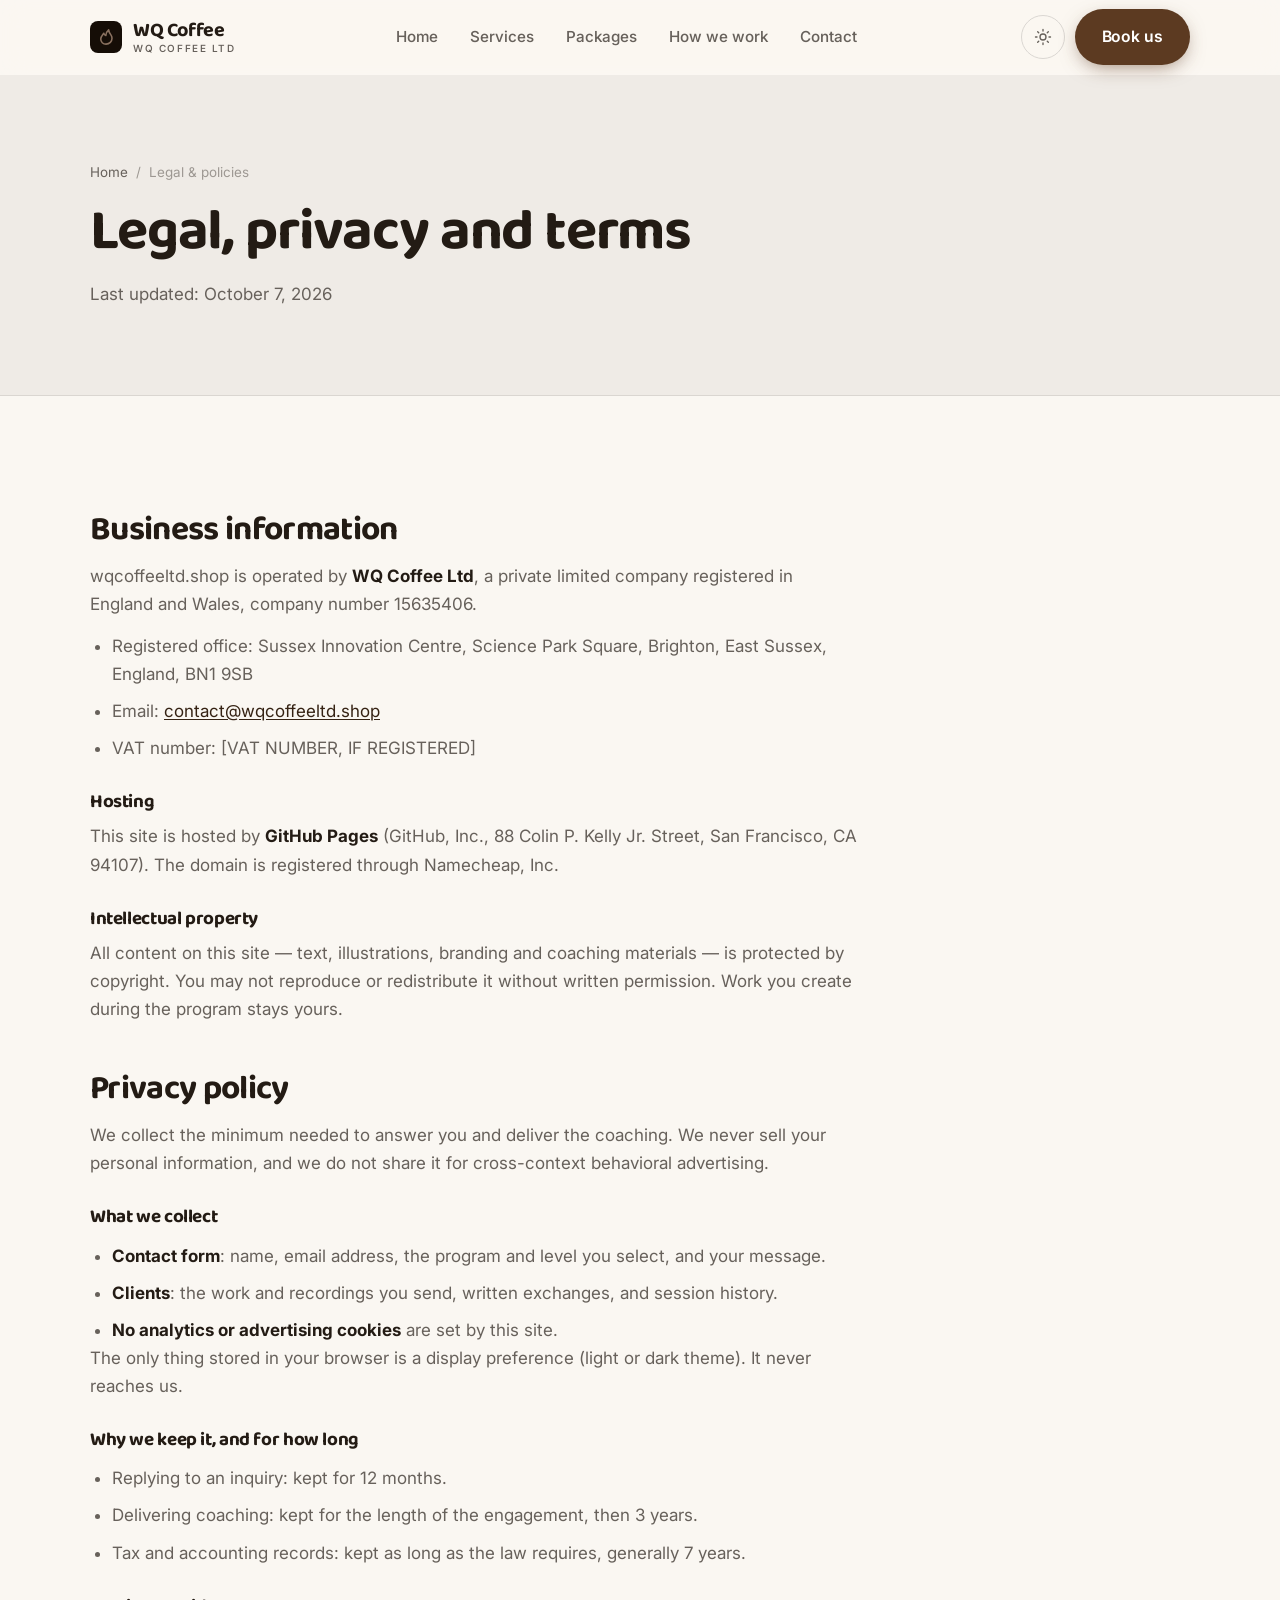
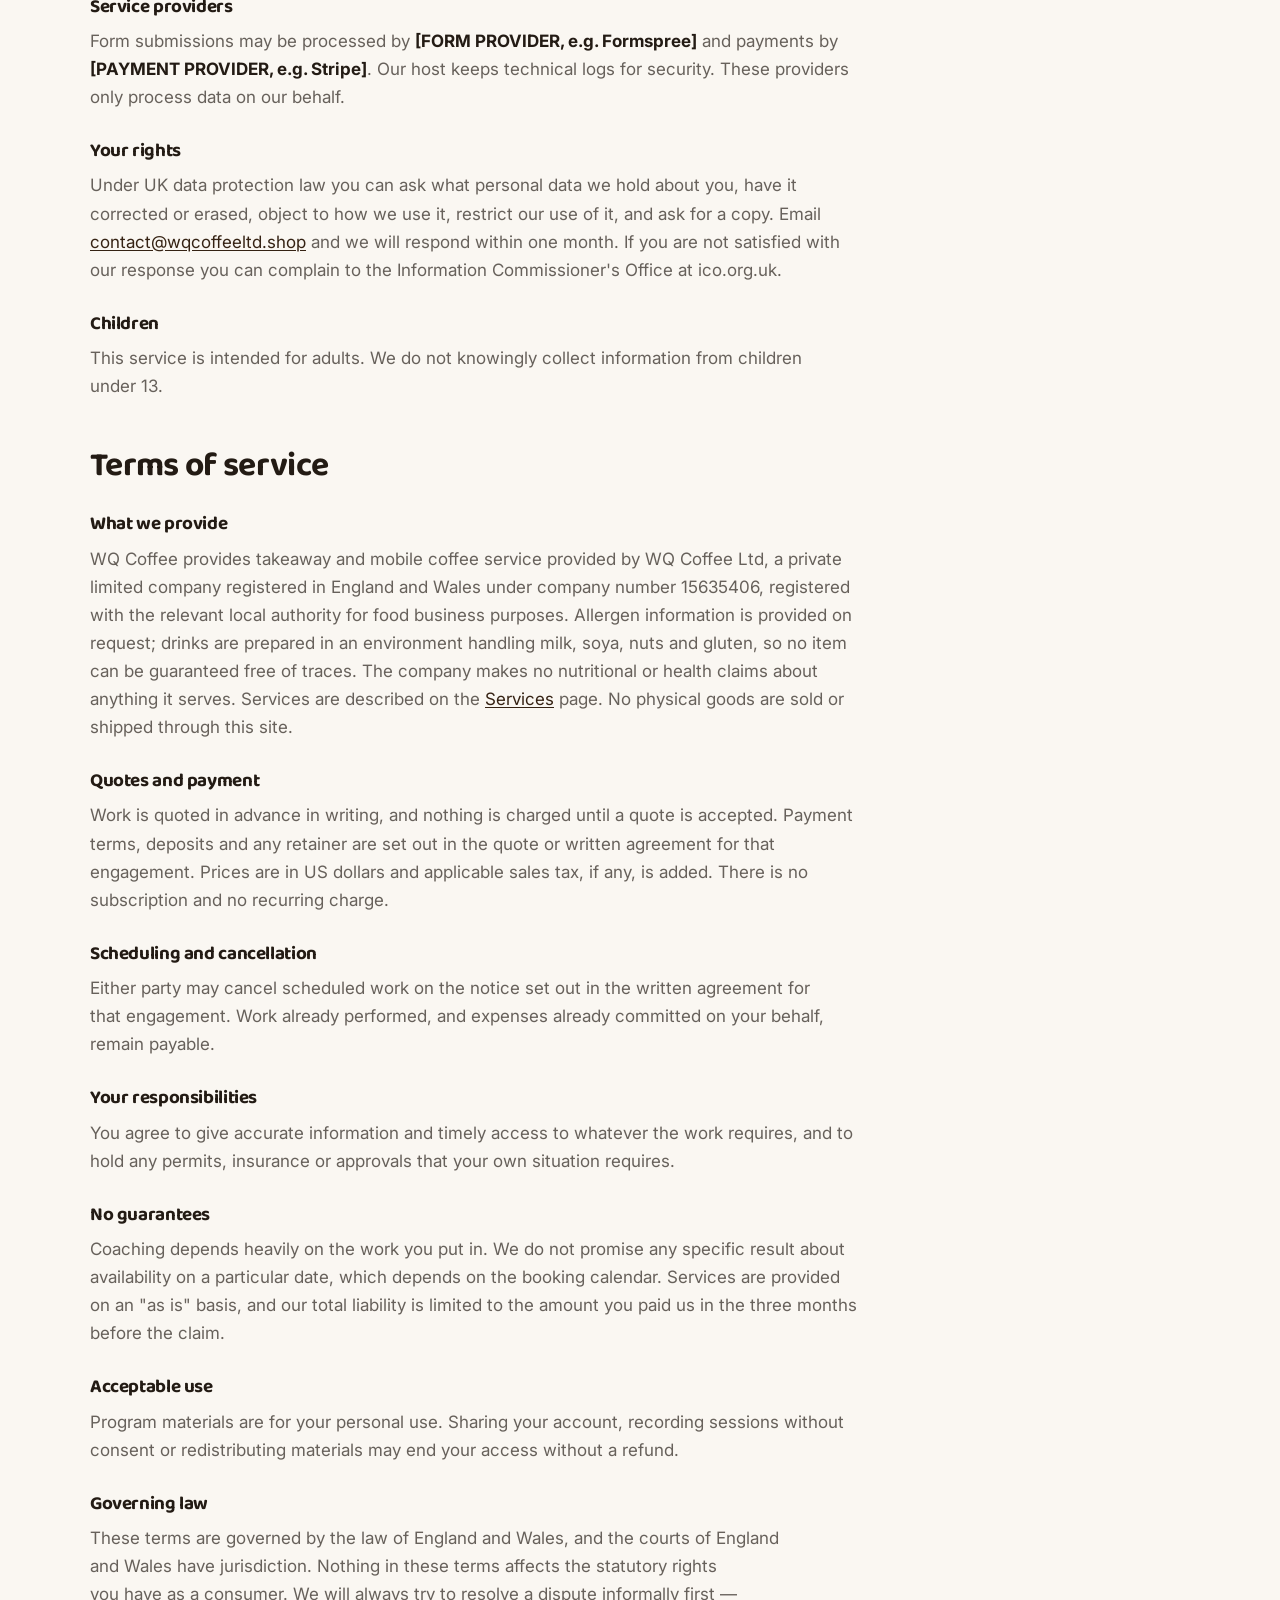
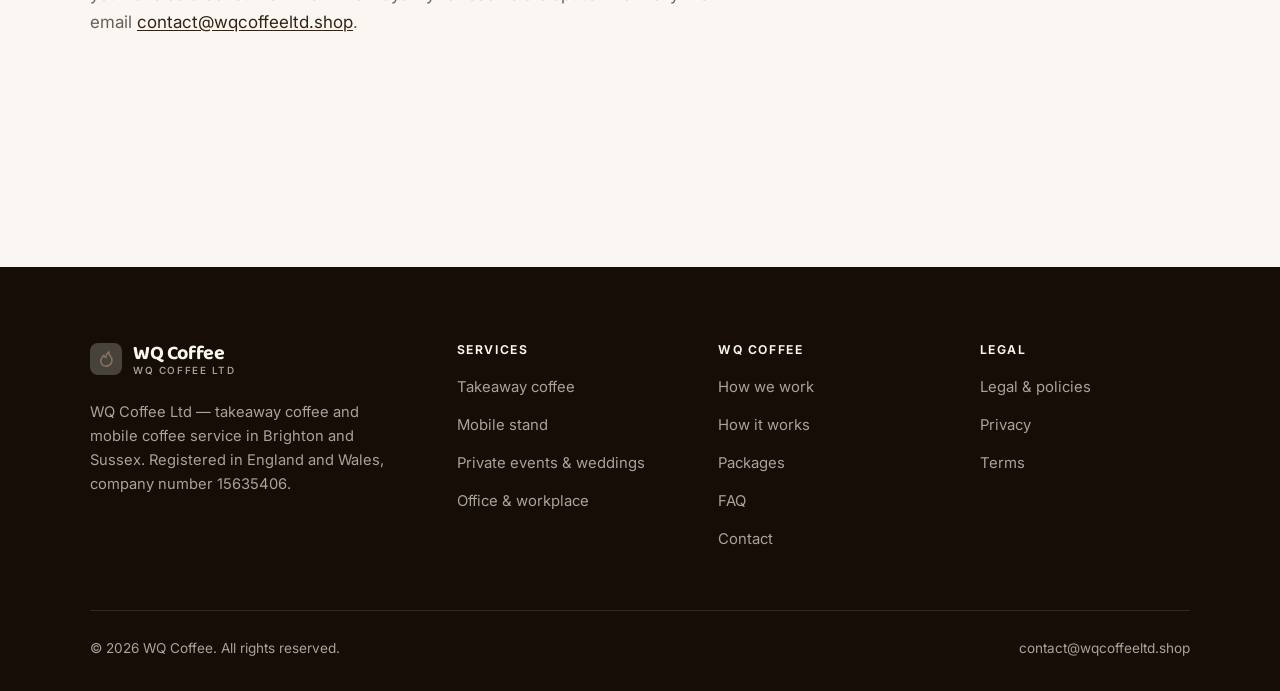
<file: legal.html>
<!DOCTYPE html>
<html lang="en" class="no-js">
<head>
<meta charset="utf-8">
<meta name="viewport" content="width=device-width, initial-scale=1">
<title>Legal, privacy and terms — WQ Coffee</title>
<meta name="description" content="Business information, privacy policy and terms of service for WQ Coffee.">
<meta name="robots" content="noindex">

<meta property="og:type" content="website">
<meta property="og:url" content="https://wqcoffeeltd.shop/legal.html">
<meta property="og:site_name" content="WQ Coffee">
<meta property="og:locale" content="en_US">
<meta property="og:title" content="Legal, privacy and terms — WQ Coffee">
<meta property="og:description" content="Business information, privacy policy and terms of service for WQ Coffee.">
<meta name="theme-color" content="#150d06">

<link rel="icon" href="assets/img/favicon.svg" type="image/svg+xml">
<link rel="preconnect" href="https://fonts.googleapis.com">
<link rel="preconnect" href="https://fonts.gstatic.com" crossorigin>
<link rel="stylesheet" href="https://fonts.googleapis.com/css2?family=Baloo+2:wght@400..800&family=Inter:wght@400..700&display=swap">
<link rel="stylesheet" href="assets/css/style.css">

<!-- Thème appliqué avant le premier rendu (évite le flash) -->
<script>
document.documentElement.classList.remove('no-js');
(function(){try{var t=localStorage.getItem('site-theme');if(t){document.documentElement.setAttribute('data-theme',t);}}catch(e){}})();
</script>
</head>

<body>
<a class="skip-link" href="#main">Skip to main content</a>

<header class="site-header">
  <nav class="wrap nav" aria-label="Main navigation">
    <a class="brand" href="index.html">
      <svg class="brand__mark" viewBox="0 0 64 64" aria-hidden="true">
        <rect class="bm-bg" width="64" height="64" rx="16"/>
        <g class="bm-ic" transform="translate(14 14) scale(1.5)" fill="none" stroke-width="2.1" stroke-linecap="round" stroke-linejoin="round"><path d="M12 21.5c-4 0-7-2.8-7-6.7 0-3.4 2.4-5.6 4-7.8.6 1.6 1.6 2.6 2.8 3 .2-3.1 1.4-5.6 3.7-7.5.3 3 1.6 4.8 3 6.7 1.1 1.5 1.5 3 1.5 4.6 0 4.2-3.3 7.7-8 7.7z"/></g>
      </svg>
      <span>WQ Coffee<span class="brand__sub">WQ Coffee Ltd</span></span>
    </a>

    <ul class="nav__links" id="nav-links">
      <li><a href="index.html">Home</a></li>
      <li><a href="programs.html">Services</a></li>
      <li><a href="index.html#pricing">Packages</a></li>
      <li><a href="about.html">How we work</a></li>
      <li><a href="contact.html">Contact</a></li>
      <li><a class="btn btn--primary" href="contact.html">Book us</a></li>
    </ul>

    <div class="nav__cta">
      <button class="theme-toggle" type="button" aria-label="Switch to dark theme">
        <svg class="icon-sun" viewBox="0 0 24 24" fill="none" stroke="currentColor" stroke-width="1.8" stroke-linecap="round" aria-hidden="true"><circle cx="12" cy="12" r="4"/><path d="M12 2v2m0 16v2M2 12h2m16 0h2M4.9 4.9l1.4 1.4m11.4 11.4 1.4 1.4M19.1 4.9l-1.4 1.4M6.3 17.7l-1.4 1.4"/></svg>
        <svg class="icon-moon" viewBox="0 0 24 24" fill="none" stroke="currentColor" stroke-width="1.8" stroke-linecap="round" stroke-linejoin="round" aria-hidden="true"><path d="M21 12.8A9 9 0 1 1 11.2 3a7 7 0 0 0 9.8 9.8z"/></svg>
      </button>
      <a class="btn btn--primary" href="contact.html">Book us</a>
      <button class="nav__toggle" type="button" aria-expanded="false" aria-controls="nav-links" aria-label="Open menu">
        <svg class="icon-open" viewBox="0 0 24 24" fill="none" stroke="currentColor" stroke-width="2" stroke-linecap="round" aria-hidden="true"><path d="M3 6h18M3 12h18M3 18h18"/></svg>
        <svg class="icon-close" viewBox="0 0 24 24" fill="none" stroke="currentColor" stroke-width="2" stroke-linecap="round" aria-hidden="true"><path d="M6 6l12 12M18 6L6 18"/></svg>
      </button>
    </div>
  </nav>
</header>

<main id="main">

<section class="page-head">
  <div class="wrap">
    <nav class="breadcrumb" aria-label="Breadcrumb">
      <a href="index.html">Home</a><span>/</span><span aria-current="page">Legal &amp; policies</span>
    </nav>
    <h1>Legal, privacy and terms</h1>
    <p>Last updated: <time datetime="2026-10-07">October 7, 2026</time></p>
  </div>
</section>

<section class="section wrap">
  <div class="prose">

    <!--
      TO DO: this is a skeleton, not legal advice. Replace every [BRACKET] with
      your real details before selling, and have a lawyer review it if you can.
      Consumer protection rules differ by state.
    -->

    <h2 id="business">Business information</h2>
    <p>
      wqcoffeeltd.shop is operated by <strong>WQ Coffee Ltd</strong>, a private limited
      company registered in England and Wales, company number 15635406.
    </p>
    <ul>
      <li>Registered office: Sussex Innovation Centre, Science Park Square, Brighton, East Sussex, England, BN1 9SB</li>
      <li>Email: <a href="mailto:contact@wqcoffeeltd.shop">contact@wqcoffeeltd.shop</a></li>
      <li>VAT number: [VAT NUMBER, IF REGISTERED]</li>
    </ul>

    <h3>Hosting</h3>
    <p>
      This site is hosted by <strong>GitHub Pages</strong> (GitHub, Inc., 88 Colin P. Kelly Jr. Street,
      San Francisco, CA 94107). The domain is registered through Namecheap, Inc.
    </p>

    <h3>Intellectual property</h3>
    <p>
      All content on this site — text, illustrations, branding and coaching materials — is protected by
      copyright. You may not reproduce or redistribute it without written permission. Work you create during
      the program stays yours.
    </p>

    <h2 id="privacy">Privacy policy</h2>
    <p>
      We collect the minimum needed to answer you and deliver the coaching. We never sell your personal
      information, and we do not share it for cross-context behavioral advertising.
    </p>
    <h3>What we collect</h3>
    <ul>
      <li><strong>Contact form</strong>: name, email address, the program and level you select, and your message.</li>
      <li><strong>Clients</strong>: the work and recordings you send, written exchanges, and session history.</li>
      <li><strong>No analytics or advertising cookies</strong> are set by this site.</li>
    </ul>
    <p>
      The only thing stored in your browser is a display preference (light or dark theme). It never reaches us.
    </p>
    <h3>Why we keep it, and for how long</h3>
    <ul>
      <li>Replying to an inquiry: kept for 12 months.</li>
      <li>Delivering coaching: kept for the length of the engagement, then 3 years.</li>
      <li>Tax and accounting records: kept as long as the law requires, generally 7 years.</li>
    </ul>
    <h3>Service providers</h3>
    <p>
      Form submissions may be processed by <strong>[FORM PROVIDER, e.g. Formspree]</strong> and payments by
      <strong>[PAYMENT PROVIDER, e.g. Stripe]</strong>. Our host keeps technical logs for security. These
      providers only process data on our behalf.
    </p>
    <h3>Your rights</h3>
    <p>
      Under UK data protection law you can ask what personal data we hold about you, have it corrected or
      erased, object to how we use it, restrict our use of it, and ask for a copy. Email
      <a href="mailto:contact@wqcoffeeltd.shop">contact@wqcoffeeltd.shop</a> and we will respond within one month. If you are not satisfied with
      our response you can complain to the Information Commissioner's Office at ico.org.uk.
    </p>
    <h3>Children</h3>
    <p>
      This service is intended for adults. We do not knowingly collect information from children under 13.
    </p>

    <h2 id="terms">Terms of service</h2>
    <h3>What we provide</h3>
    <p>
      WQ Coffee provides takeaway and mobile coffee service provided by WQ Coffee Ltd, a private limited company registered in England and Wales under company number 15635406, registered with the relevant local authority for food business purposes. Allergen information is provided on request; drinks are prepared in an environment handling milk, soya, nuts and gluten, so no item can be guaranteed free of traces. The company makes no nutritional or health claims about anything it serves. Services are described on the
      <a href="programs.html">Services</a> page. No physical goods are sold or shipped through this site.
    </p>
    <h3>Quotes and payment</h3>
    <p>
      Work is quoted in advance in writing, and nothing is charged until a quote is accepted. Payment terms,
      deposits and any retainer are set out in the quote or written agreement for that engagement. Prices are in
      US dollars and applicable sales tax, if any, is added. There is no subscription and no recurring charge.
    </p>
    <h3>Scheduling and cancellation</h3>
    <p>
      Either party may cancel scheduled work on the notice set out in the written agreement for that engagement.
      Work already performed, and expenses already committed on your behalf, remain payable.
    </p>
    <h3>Your responsibilities</h3>
    <p>
      You agree to give accurate information and timely access to whatever the work requires, and to hold any
      permits, insurance or approvals that your own situation requires.
    </p>

    <h3>No guarantees</h3>
    <p>
      Coaching depends heavily on the work you put in. We do not promise any specific result
      about availability on a particular date, which depends on the booking calendar. Services are provided on an "as is" basis, and our total
      liability is limited to the amount you paid us in the three months before the claim.
    </p>
    <h3>Acceptable use</h3>
    <p>
      Program materials are for your personal use. Sharing your account, recording sessions without consent
      or redistributing materials may end your access without a refund.
    </p>
    <h3>Governing law</h3>
    <p>
      These terms are governed by the law of England and Wales, and the courts of England and Wales have
      jurisdiction. Nothing in these terms affects the statutory rights you have as a consumer. We will always
      try to resolve a dispute informally first — email <a href="mailto:contact@wqcoffeeltd.shop">contact@wqcoffeeltd.shop</a>.
    </p>

  </div>
</section>

</main>

<footer class="site-footer">
  <div class="wrap">
    <div class="footer__grid">
      <div class="footer__brand">
        <a class="brand" href="index.html">
          <svg class="brand__mark" viewBox="0 0 64 64" aria-hidden="true">
        <rect class="bm-bg" width="64" height="64" rx="16"/>
        <g class="bm-ic" transform="translate(14 14) scale(1.5)" fill="none" stroke-width="2.1" stroke-linecap="round" stroke-linejoin="round"><path d="M12 21.5c-4 0-7-2.8-7-6.7 0-3.4 2.4-5.6 4-7.8.6 1.6 1.6 2.6 2.8 3 .2-3.1 1.4-5.6 3.7-7.5.3 3 1.6 4.8 3 6.7 1.1 1.5 1.5 3 1.5 4.6 0 4.2-3.3 7.7-8 7.7z"/></g>
      </svg>
          <span>WQ Coffee<span class="brand__sub">WQ Coffee Ltd</span></span>
        </a>
        <p>WQ Coffee Ltd — takeaway coffee and mobile coffee service in Brighton and Sussex. Registered in England and Wales, company number 15635406.</p>
      </div>

      <div class="footer__col">
        <h4>Services</h4>
        <ul>
          <li><a href="programs.html#takeaway">Takeaway coffee</a></li>
          <li><a href="programs.html#mobile">Mobile stand</a></li>
          <li><a href="programs.html#events">Private events &amp; weddings</a></li>
          <li><a href="programs.html#office">Office &amp; workplace</a></li>
        </ul>
      </div>

      <div class="footer__col">
        <h4>WQ Coffee</h4>
        <ul>
          <li><a href="about.html">How we work</a></li>
          <li><a href="index.html#how-it-works">How it works</a></li>
          <li><a href="index.html#pricing">Packages</a></li>
          <li><a href="index.html#faq">FAQ</a></li>
          <li><a href="contact.html">Contact</a></li>
        </ul>
      </div>

      <div class="footer__col">
        <h4>Legal</h4>
        <ul>
          <li><a href="legal.html">Legal &amp; policies</a></li>
          <li><a href="legal.html#privacy">Privacy</a></li>
          <li><a href="legal.html#terms">Terms</a></li>
        </ul>
      </div>
    </div>

    <div class="footer__bottom">
      <p>© <span data-year>2026</span> WQ Coffee. All rights reserved.</p>
      <p><a href="mailto:contact@wqcoffeeltd.shop">contact@wqcoffeeltd.shop</a></p>
    </div>
  </div>
</footer>

<script src="assets/js/main.js" defer></script>
</body>
</html>
</file>
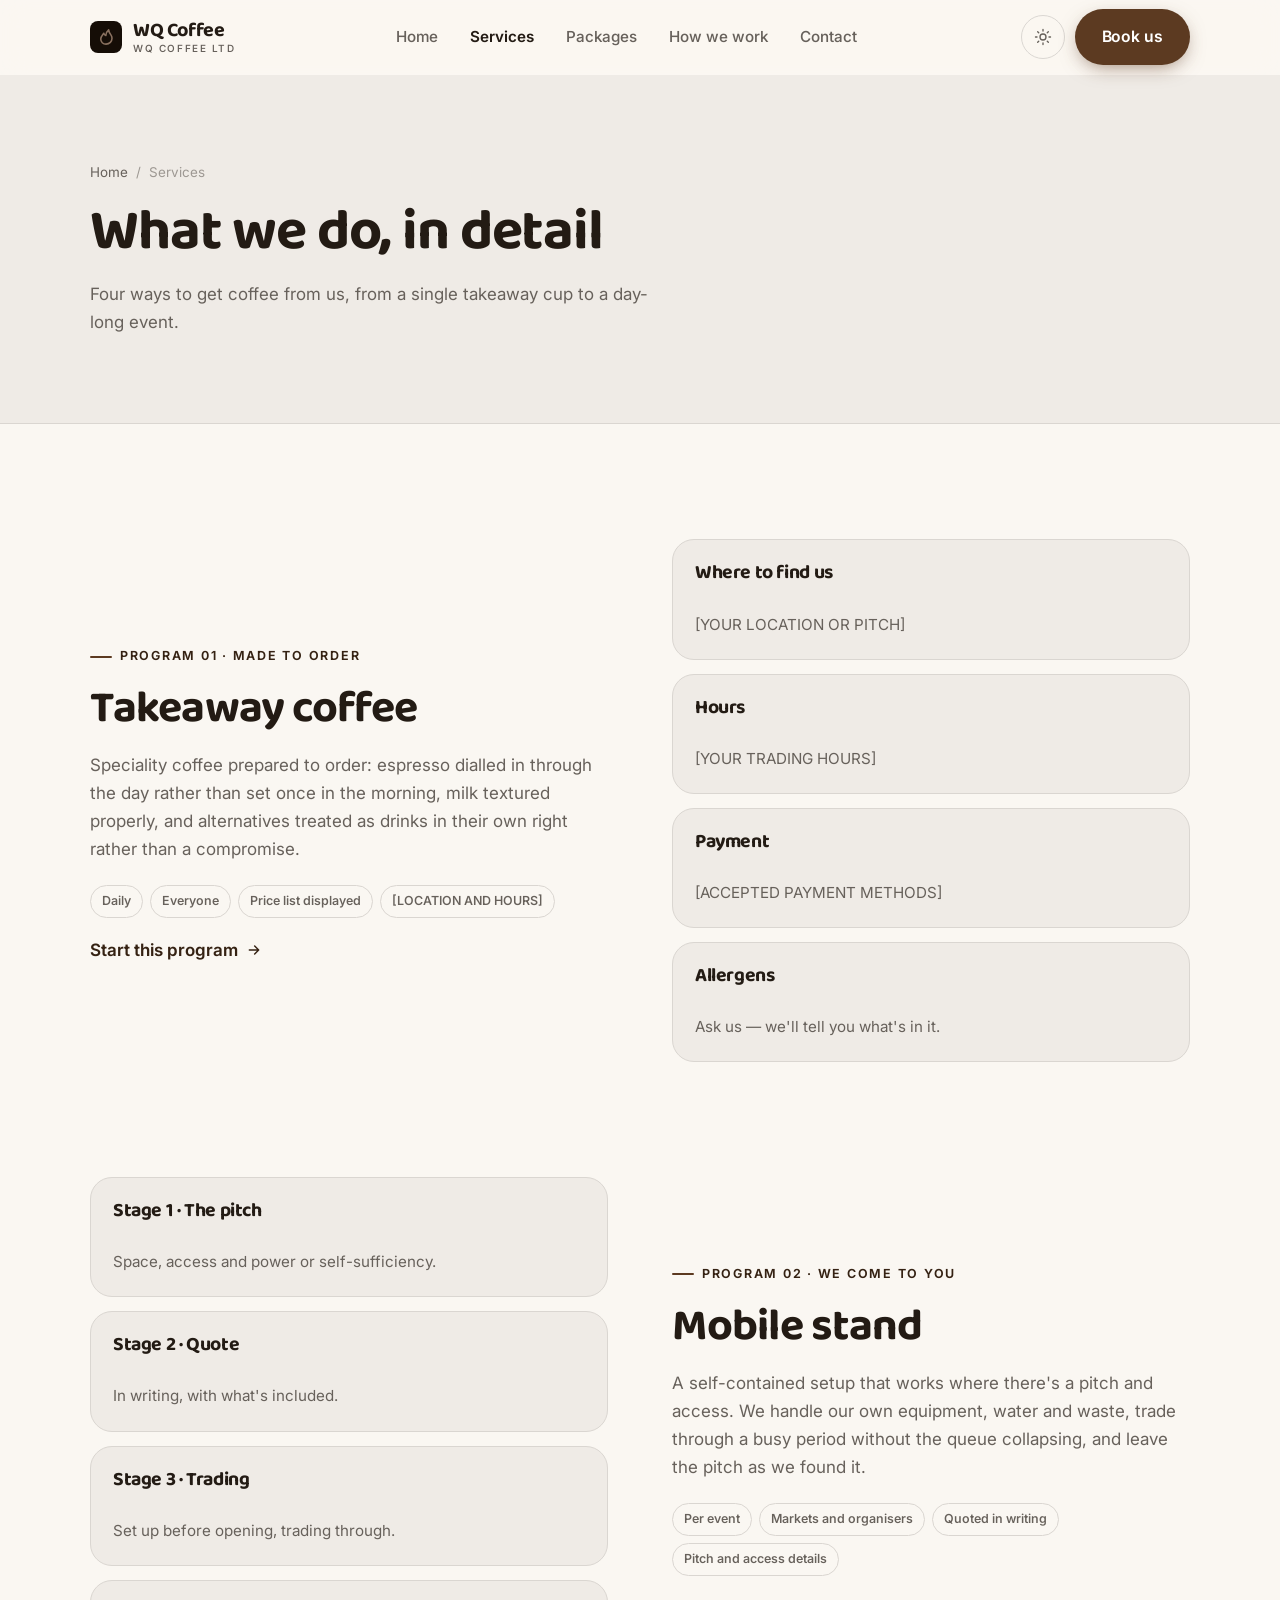
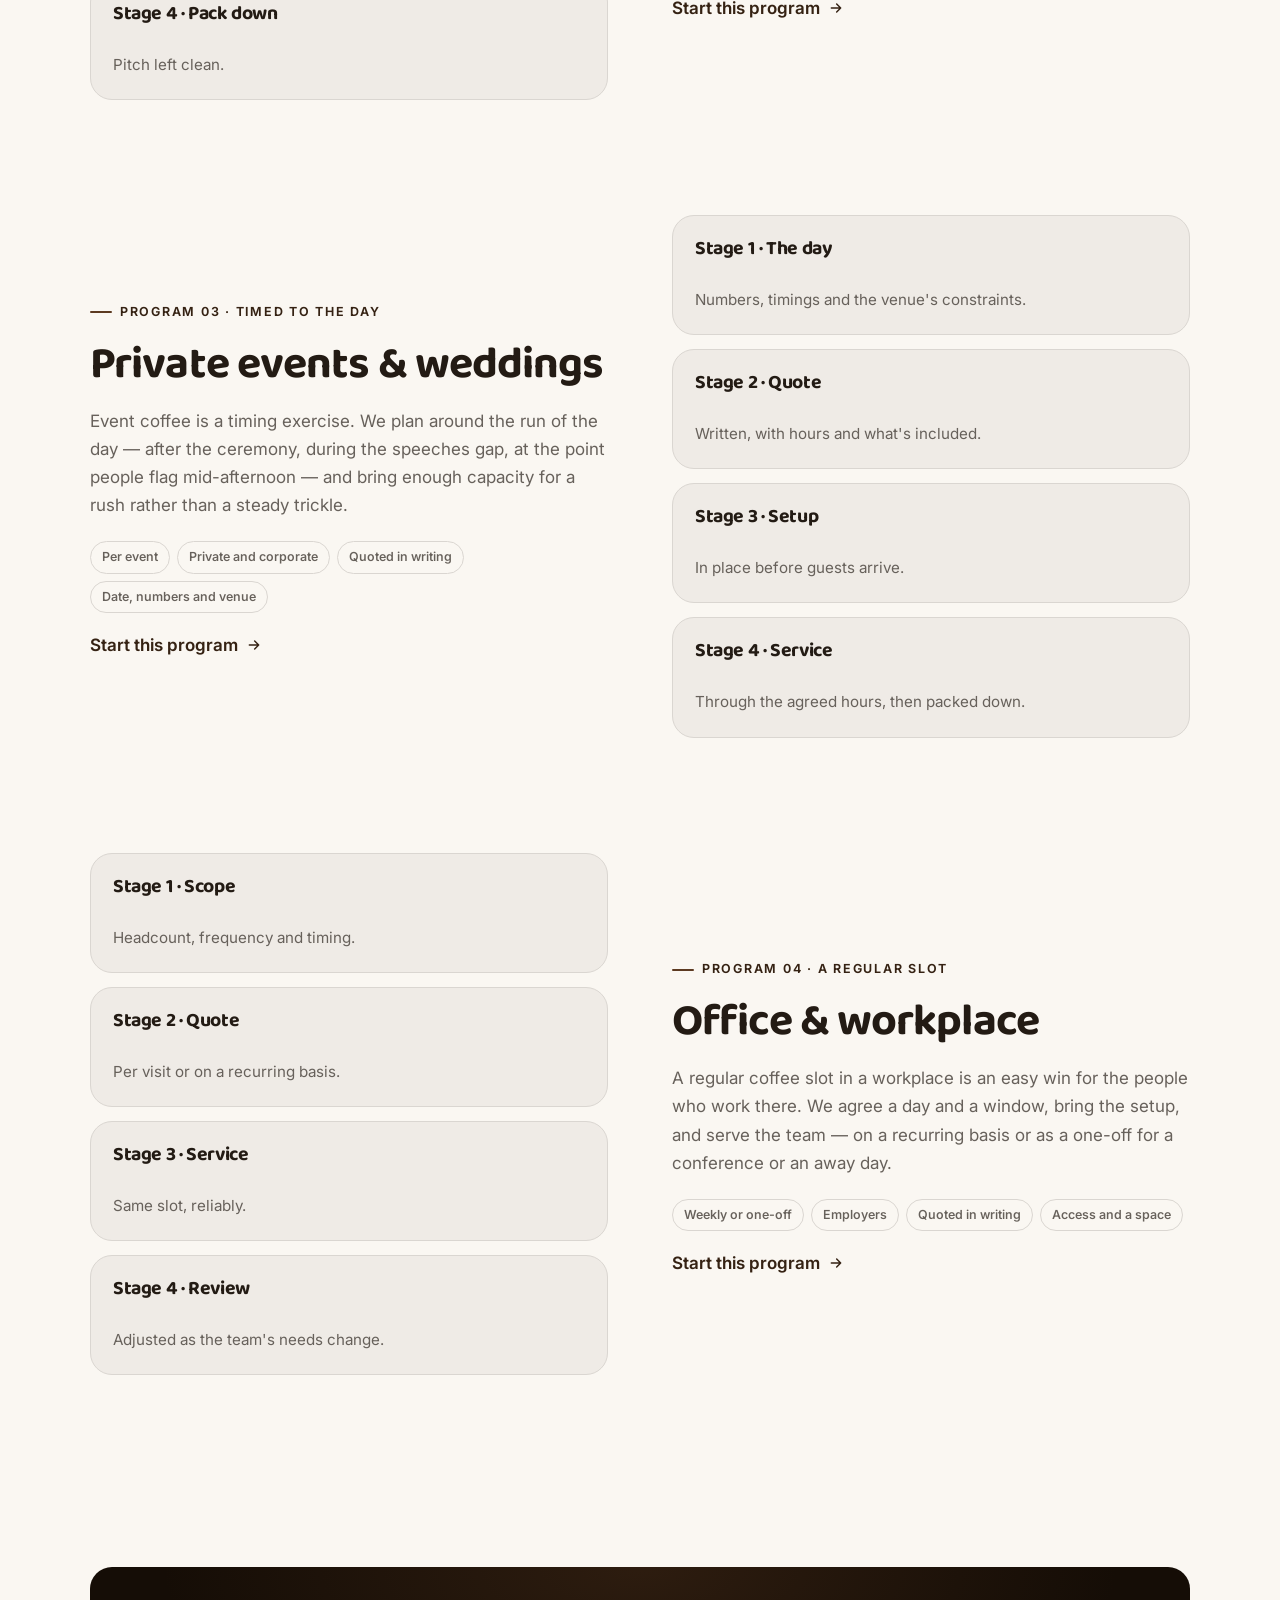
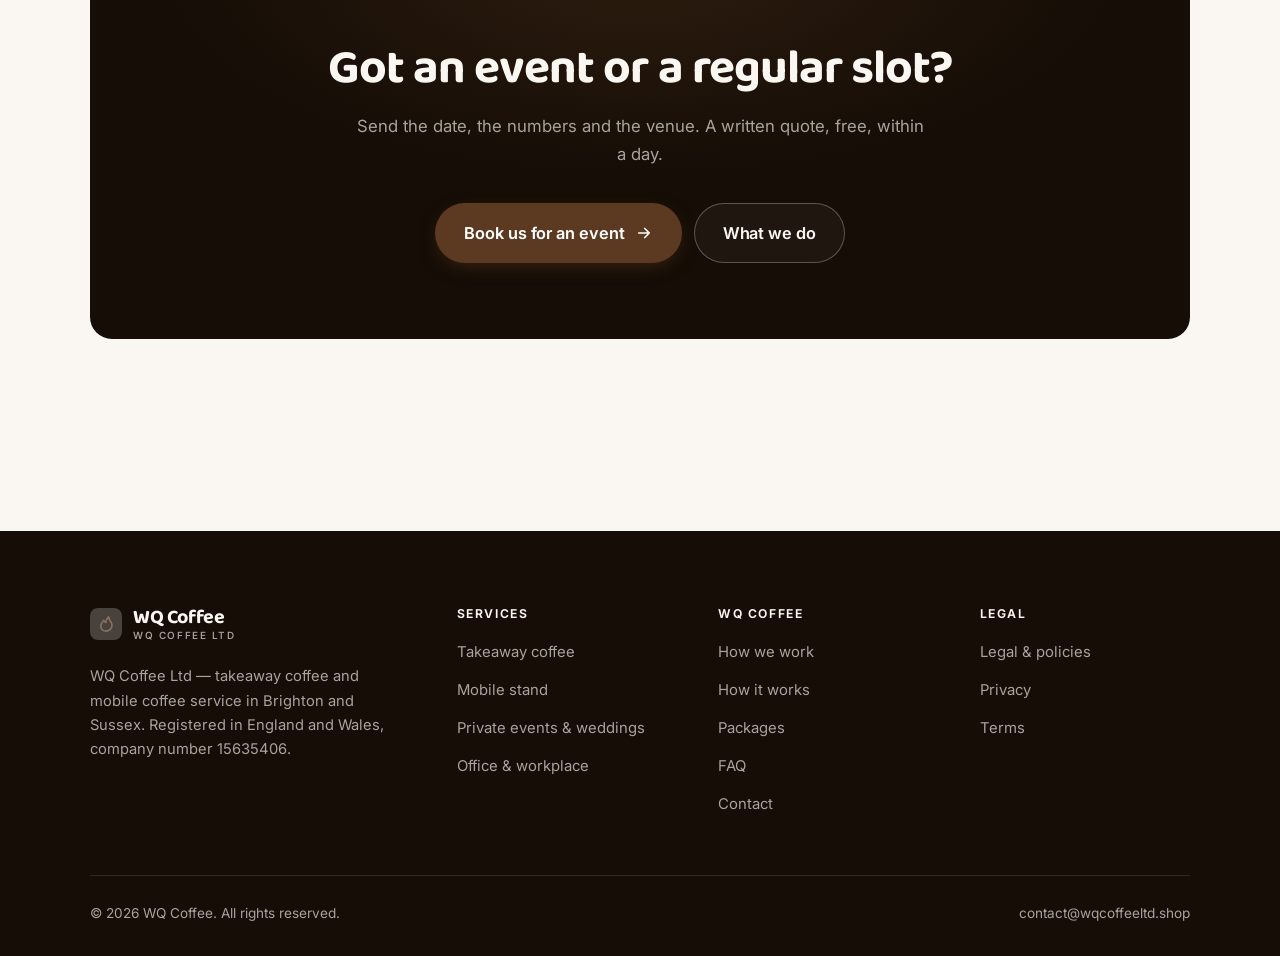
<file: programs.html>
<!DOCTYPE html>
<html lang="en" class="no-js">
<head>
<meta charset="utf-8">
<meta name="viewport" content="width=device-width, initial-scale=1">
<title>Services — WQ Coffee</title>
<meta name="description" content="WQ Coffee Ltd: takeaway coffee, mobile stand for markets and events, private events and weddings, workplace coffee.">
<link rel="canonical" href="https://wqcoffeeltd.shop/programs.html">

<meta property="og:type" content="website">
<meta property="og:url" content="https://wqcoffeeltd.shop/programs.html">
<meta property="og:site_name" content="WQ Coffee">
<meta property="og:locale" content="en_US">
<meta property="og:title" content="Services — WQ Coffee">
<meta property="og:description" content="WQ Coffee Ltd: takeaway coffee, mobile stand for markets and events, private events and weddings, workplace coffee.">
<meta name="theme-color" content="#150d06">

<link rel="icon" href="assets/img/favicon.svg" type="image/svg+xml">
<link rel="preconnect" href="https://fonts.googleapis.com">
<link rel="preconnect" href="https://fonts.gstatic.com" crossorigin>
<link rel="stylesheet" href="https://fonts.googleapis.com/css2?family=Baloo+2:wght@400..800&family=Inter:wght@400..700&display=swap">
<link rel="stylesheet" href="assets/css/style.css">

<!-- Thème appliqué avant le premier rendu (évite le flash) -->
<script>
document.documentElement.classList.remove('no-js');
(function(){try{var t=localStorage.getItem('site-theme');if(t){document.documentElement.setAttribute('data-theme',t);}}catch(e){}})();
</script>
</head>

<body>
<a class="skip-link" href="#main">Skip to main content</a>

<header class="site-header">
  <nav class="wrap nav" aria-label="Main navigation">
    <a class="brand" href="index.html">
      <svg class="brand__mark" viewBox="0 0 64 64" aria-hidden="true">
        <rect class="bm-bg" width="64" height="64" rx="16"/>
        <g class="bm-ic" transform="translate(14 14) scale(1.5)" fill="none" stroke-width="2.1" stroke-linecap="round" stroke-linejoin="round"><path d="M12 21.5c-4 0-7-2.8-7-6.7 0-3.4 2.4-5.6 4-7.8.6 1.6 1.6 2.6 2.8 3 .2-3.1 1.4-5.6 3.7-7.5.3 3 1.6 4.8 3 6.7 1.1 1.5 1.5 3 1.5 4.6 0 4.2-3.3 7.7-8 7.7z"/></g>
      </svg>
      <span>WQ Coffee<span class="brand__sub">WQ Coffee Ltd</span></span>
    </a>

    <ul class="nav__links" id="nav-links">
      <li><a href="index.html">Home</a></li>
      <li><a href="programs.html" aria-current="page">Services</a></li>
      <li><a href="index.html#pricing">Packages</a></li>
      <li><a href="about.html">How we work</a></li>
      <li><a href="contact.html">Contact</a></li>
      <li><a class="btn btn--primary" href="contact.html">Book us</a></li>
    </ul>

    <div class="nav__cta">
      <button class="theme-toggle" type="button" aria-label="Switch to dark theme">
        <svg class="icon-sun" viewBox="0 0 24 24" fill="none" stroke="currentColor" stroke-width="1.8" stroke-linecap="round" aria-hidden="true"><circle cx="12" cy="12" r="4"/><path d="M12 2v2m0 16v2M2 12h2m16 0h2M4.9 4.9l1.4 1.4m11.4 11.4 1.4 1.4M19.1 4.9l-1.4 1.4M6.3 17.7l-1.4 1.4"/></svg>
        <svg class="icon-moon" viewBox="0 0 24 24" fill="none" stroke="currentColor" stroke-width="1.8" stroke-linecap="round" stroke-linejoin="round" aria-hidden="true"><path d="M21 12.8A9 9 0 1 1 11.2 3a7 7 0 0 0 9.8 9.8z"/></svg>
      </button>
      <a class="btn btn--primary" href="contact.html">Book us</a>
      <button class="nav__toggle" type="button" aria-expanded="false" aria-controls="nav-links" aria-label="Open menu">
        <svg class="icon-open" viewBox="0 0 24 24" fill="none" stroke="currentColor" stroke-width="2" stroke-linecap="round" aria-hidden="true"><path d="M3 6h18M3 12h18M3 18h18"/></svg>
        <svg class="icon-close" viewBox="0 0 24 24" fill="none" stroke="currentColor" stroke-width="2" stroke-linecap="round" aria-hidden="true"><path d="M6 6l12 12M18 6L6 18"/></svg>
      </button>
    </div>
  </nav>
</header>

<main id="main">

<section class="page-head">
  <div class="wrap">
    <nav class="breadcrumb" aria-label="Breadcrumb">
      <a href="index.html">Home</a><span>/</span><span aria-current="page">Services</span>
    </nav>
    <h1>What we do, in detail</h1>
    <p>Four ways to get coffee from us, from a single takeaway cup to a day-long event.</p>
  </div>
</section>

<section class="section wrap" id="takeaway">
  <div class="split reveal">
    <div>
      <span class="eyebrow">Program 01 · Made to order</span>
      <h2>Takeaway coffee</h2>
      <p>Speciality coffee prepared to order: espresso dialled in through the day rather than set once in the morning, milk textured properly, and alternatives treated as drinks in their own right rather than a compromise.</p>
      <ul class="tags"><li>Daily</li><li>Everyone</li><li>Price list displayed</li><li>[LOCATION AND HOURS]</li></ul>
      <p><a class="arrow-link" href="contact.html">Start this program <svg viewBox="0 0 24 24" fill="none" stroke="currentColor" stroke-width="2.2" stroke-linecap="round" stroke-linejoin="round" aria-hidden="true"><path d="M5 12h14M13 6l6 6-6 6"/></svg></a></p>
    </div>
    <div class="grid grid--2 grid--tight">
      <article class="card card--sm">
        <h3>Where to find us</h3>
        <p>[YOUR LOCATION OR PITCH]</p>
      </article>
      <article class="card card--sm">
        <h3>Hours</h3>
        <p>[YOUR TRADING HOURS]</p>
      </article>
      <article class="card card--sm">
        <h3>Payment</h3>
        <p>[ACCEPTED PAYMENT METHODS]</p>
      </article>
      <article class="card card--sm">
        <h3>Allergens</h3>
        <p>Ask us — we'll tell you what's in it.</p>
      </article>
    </div>
  </div>
</section>

<section class="section section--flush wrap" id="mobile">
  <div class="split reveal">
    <div class="grid grid--2 grid--tight">
      <article class="card card--sm">
        <h3>Stage 1 · The pitch</h3>
        <p>Space, access and power or self-sufficiency.</p>
      </article>
      <article class="card card--sm">
        <h3>Stage 2 · Quote</h3>
        <p>In writing, with what's included.</p>
      </article>
      <article class="card card--sm">
        <h3>Stage 3 · Trading</h3>
        <p>Set up before opening, trading through.</p>
      </article>
      <article class="card card--sm">
        <h3>Stage 4 · Pack down</h3>
        <p>Pitch left clean.</p>
      </article>
    </div>
    <div>
      <span class="eyebrow">Program 02 · We come to you</span>
      <h2>Mobile stand</h2>
      <p>A self-contained setup that works where there's a pitch and access. We handle our own equipment, water and waste, trade through a busy period without the queue collapsing, and leave the pitch as we found it.</p>
      <ul class="tags"><li>Per event</li><li>Markets and organisers</li><li>Quoted in writing</li><li>Pitch and access details</li></ul>
      <p><a class="arrow-link" href="contact.html">Start this program <svg viewBox="0 0 24 24" fill="none" stroke="currentColor" stroke-width="2.2" stroke-linecap="round" stroke-linejoin="round" aria-hidden="true"><path d="M5 12h14M13 6l6 6-6 6"/></svg></a></p>
    </div>
  </div>
</section>

<section class="section section--flush wrap" id="events">
  <div class="split reveal">
    <div>
      <span class="eyebrow">Program 03 · Timed to the day</span>
      <h2>Private events &amp; weddings</h2>
      <p>Event coffee is a timing exercise. We plan around the run of the day — after the ceremony, during the speeches gap, at the point people flag mid-afternoon — and bring enough capacity for a rush rather than a steady trickle.</p>
      <ul class="tags"><li>Per event</li><li>Private and corporate</li><li>Quoted in writing</li><li>Date, numbers and venue</li></ul>
      <p><a class="arrow-link" href="contact.html">Start this program <svg viewBox="0 0 24 24" fill="none" stroke="currentColor" stroke-width="2.2" stroke-linecap="round" stroke-linejoin="round" aria-hidden="true"><path d="M5 12h14M13 6l6 6-6 6"/></svg></a></p>
    </div>
    <div class="grid grid--2 grid--tight">
      <article class="card card--sm">
        <h3>Stage 1 · The day</h3>
        <p>Numbers, timings and the venue's constraints.</p>
      </article>
      <article class="card card--sm">
        <h3>Stage 2 · Quote</h3>
        <p>Written, with hours and what's included.</p>
      </article>
      <article class="card card--sm">
        <h3>Stage 3 · Setup</h3>
        <p>In place before guests arrive.</p>
      </article>
      <article class="card card--sm">
        <h3>Stage 4 · Service</h3>
        <p>Through the agreed hours, then packed down.</p>
      </article>
    </div>
  </div>
</section>

<section class="section section--flush wrap" id="office">
  <div class="split reveal">
    <div class="grid grid--2 grid--tight">
      <article class="card card--sm">
        <h3>Stage 1 · Scope</h3>
        <p>Headcount, frequency and timing.</p>
      </article>
      <article class="card card--sm">
        <h3>Stage 2 · Quote</h3>
        <p>Per visit or on a recurring basis.</p>
      </article>
      <article class="card card--sm">
        <h3>Stage 3 · Service</h3>
        <p>Same slot, reliably.</p>
      </article>
      <article class="card card--sm">
        <h3>Stage 4 · Review</h3>
        <p>Adjusted as the team's needs change.</p>
      </article>
    </div>
    <div>
      <span class="eyebrow">Program 04 · A regular slot</span>
      <h2>Office &amp; workplace</h2>
      <p>A regular coffee slot in a workplace is an easy win for the people who work there. We agree a day and a window, bring the setup, and serve the team — on a recurring basis or as a one-off for a conference or an away day.</p>
      <ul class="tags"><li>Weekly or one-off</li><li>Employers</li><li>Quoted in writing</li><li>Access and a space</li></ul>
      <p><a class="arrow-link" href="contact.html">Start this program <svg viewBox="0 0 24 24" fill="none" stroke="currentColor" stroke-width="2.2" stroke-linecap="round" stroke-linejoin="round" aria-hidden="true"><path d="M5 12h14M13 6l6 6-6 6"/></svg></a></p>
    </div>
  </div>
</section>

<section class="wrap section--tight">
  <div class="cta-band reveal">
    <h2>Got an event or a regular slot?</h2>
    <p>Send the date, the numbers and the venue. A written quote, free, within a day.</p>
    <div class="hero__actions">
      <a class="btn btn--primary btn--lg" href="contact.html">Book us for an event <svg viewBox="0 0 24 24" fill="none" stroke="currentColor" stroke-width="2.2" stroke-linecap="round" stroke-linejoin="round" aria-hidden="true"><path d="M5 12h14M13 6l6 6-6 6"/></svg></a>
      <a class="btn btn--on-dark btn--lg" href="programs.html">What we do</a>
    </div>
  </div>
</section>

</main>

<footer class="site-footer">
  <div class="wrap">
    <div class="footer__grid">
      <div class="footer__brand">
        <a class="brand" href="index.html">
          <svg class="brand__mark" viewBox="0 0 64 64" aria-hidden="true">
        <rect class="bm-bg" width="64" height="64" rx="16"/>
        <g class="bm-ic" transform="translate(14 14) scale(1.5)" fill="none" stroke-width="2.1" stroke-linecap="round" stroke-linejoin="round"><path d="M12 21.5c-4 0-7-2.8-7-6.7 0-3.4 2.4-5.6 4-7.8.6 1.6 1.6 2.6 2.8 3 .2-3.1 1.4-5.6 3.7-7.5.3 3 1.6 4.8 3 6.7 1.1 1.5 1.5 3 1.5 4.6 0 4.2-3.3 7.7-8 7.7z"/></g>
      </svg>
          <span>WQ Coffee<span class="brand__sub">WQ Coffee Ltd</span></span>
        </a>
        <p>WQ Coffee Ltd — takeaway coffee and mobile coffee service in Brighton and Sussex. Registered in England and Wales, company number 15635406.</p>
      </div>

      <div class="footer__col">
        <h4>Services</h4>
        <ul>
          <li><a href="programs.html#takeaway">Takeaway coffee</a></li>
          <li><a href="programs.html#mobile">Mobile stand</a></li>
          <li><a href="programs.html#events">Private events &amp; weddings</a></li>
          <li><a href="programs.html#office">Office &amp; workplace</a></li>
        </ul>
      </div>

      <div class="footer__col">
        <h4>WQ Coffee</h4>
        <ul>
          <li><a href="about.html">How we work</a></li>
          <li><a href="index.html#how-it-works">How it works</a></li>
          <li><a href="index.html#pricing">Packages</a></li>
          <li><a href="index.html#faq">FAQ</a></li>
          <li><a href="contact.html">Contact</a></li>
        </ul>
      </div>

      <div class="footer__col">
        <h4>Legal</h4>
        <ul>
          <li><a href="legal.html">Legal &amp; policies</a></li>
          <li><a href="legal.html#privacy">Privacy</a></li>
          <li><a href="legal.html#terms">Terms</a></li>
        </ul>
      </div>
    </div>

    <div class="footer__bottom">
      <p>© <span data-year>2026</span> WQ Coffee. All rights reserved.</p>
      <p><a href="mailto:contact@wqcoffeeltd.shop">contact@wqcoffeeltd.shop</a></p>
    </div>
  </div>
</footer>

<script src="assets/js/main.js" defer></script>
</body>
</html>
</file>
<file: assets/css/style.css>
/* WQ Coffee — couleurs et polices de la marque.
   Modifier ces valeurs suffit à changer l'identité visuelle de tout le site. */
:root {
  --c-accent:    #5c3a21;
  --c-on-accent: #ffffff;
  --c-ink:       #150d06;
  --c-paper:     #faf7f2;

  --accent-ink-light: color-mix(in srgb, var(--c-accent) 58%, black);
  --accent-on-dark:   color-mix(in srgb, var(--c-accent) 72%, white);

  --font-display: "Baloo 2", system-ui, -apple-system, "Segoe UI", sans-serif;
  --font-body: "Inter", system-ui, -apple-system, "Segoe UI", sans-serif;
  --display-weight: 700;
  --display-tracking: -.02em;
}

/* ==========================================================================
   Feuille de style commune aux sites de coaching
   Les couleurs de marque (--c-accent, --c-on-accent, --c-ink, --c-paper) et
   les polices sont définies juste au-dessus, par site. Tout le reste en dérive.
   ========================================================================== */

/* --------------------------------------------------------------------------
   1. Tokens dérivés
   -------------------------------------------------------------------------- */

:root {
  /* Thème clair */
  --paper:      var(--c-paper);
  --paper-2:    color-mix(in srgb, var(--c-paper) 95%, var(--c-ink));
  --paper-3:    color-mix(in srgb, var(--c-paper) 89%, var(--c-ink));
  --line:       color-mix(in srgb, var(--c-paper) 86%, var(--c-ink));
  --text:       color-mix(in srgb, var(--c-ink) 94%, var(--c-paper));
  --muted:      color-mix(in srgb, var(--c-ink) 64%, var(--c-paper));
  --accent:     var(--c-accent);
  --accent-600: color-mix(in srgb, var(--c-accent) 86%, black);
  --accent-ink: var(--accent-ink-light);
  --on-accent:  var(--c-on-accent);
  --ink:        var(--c-ink);
  --ink-soft:   color-mix(in srgb, var(--c-ink) 90%, white);
  --on-ink:     var(--c-paper);
  --on-ink-mut: color-mix(in srgb, var(--c-paper) 64%, var(--c-ink));
  --brand-bg:   var(--c-ink);

  /* Rayons */
  --r-sm: 8px;
  --r-md: 14px;
  --r-lg: 22px;
  --r-full: 999px;

  /* Ombres */
  --sh-1: 0 1px 2px rgba(0, 0, 0, .05), 0 2px 8px rgba(0, 0, 0, .04);
  --sh-2: 0 2px 4px rgba(0, 0, 0, .05), 0 12px 32px rgba(0, 0, 0, .09);
  --sh-3: 0 4px 8px rgba(0, 0, 0, .06), 0 24px 56px rgba(0, 0, 0, .14);

  /* Rythme */
  --gutter: clamp(16px, 4vw, 40px);
  --maxw: 1180px;
  --section-y: clamp(64px, 9vw, 124px);

  --ease: cubic-bezier(.22, .61, .36, 1);
}

/* Thème sombre — suit le système, sauf si l'utilisateur a choisi « clair » */
@media (prefers-color-scheme: dark) {
  :root:not([data-theme="light"]) {
    --paper:      var(--c-ink);
    --paper-2:    color-mix(in srgb, var(--c-ink) 92%, white);
    --paper-3:    color-mix(in srgb, var(--c-ink) 86%, white);
    --line:       color-mix(in srgb, var(--c-ink) 80%, white);
    --text:       color-mix(in srgb, var(--c-paper) 94%, var(--c-ink));
    --muted:      color-mix(in srgb, var(--c-paper) 66%, var(--c-ink));
    --accent-ink: var(--accent-on-dark);
    --ink:        color-mix(in srgb, var(--c-ink) 72%, black);
    --brand-bg:   color-mix(in srgb, var(--c-ink) 80%, white);
    --sh-1: 0 1px 2px rgba(0, 0, 0, .4), 0 2px 8px rgba(0, 0, 0, .3);
    --sh-2: 0 2px 4px rgba(0, 0, 0, .4), 0 12px 32px rgba(0, 0, 0, .45);
    --sh-3: 0 4px 8px rgba(0, 0, 0, .45), 0 24px 56px rgba(0, 0, 0, .55);
  }
}

/* Thème sombre — choix explicite */
:root[data-theme="dark"] {
  --paper:      var(--c-ink);
  --paper-2:    color-mix(in srgb, var(--c-ink) 92%, white);
  --paper-3:    color-mix(in srgb, var(--c-ink) 86%, white);
  --line:       color-mix(in srgb, var(--c-ink) 80%, white);
  --text:       color-mix(in srgb, var(--c-paper) 94%, var(--c-ink));
  --muted:      color-mix(in srgb, var(--c-paper) 66%, var(--c-ink));
  --accent-ink: var(--accent-on-dark);
  --ink:        color-mix(in srgb, var(--c-ink) 72%, black);
  --brand-bg:   color-mix(in srgb, var(--c-ink) 80%, white);
  --sh-1: 0 1px 2px rgba(0, 0, 0, .4), 0 2px 8px rgba(0, 0, 0, .3);
  --sh-2: 0 2px 4px rgba(0, 0, 0, .4), 0 12px 32px rgba(0, 0, 0, .45);
  --sh-3: 0 4px 8px rgba(0, 0, 0, .45), 0 24px 56px rgba(0, 0, 0, .55);
}

/* --------------------------------------------------------------------------
   2. Reset / base
   -------------------------------------------------------------------------- */

*, *::before, *::after { box-sizing: border-box; }

* { margin: 0; }

html {
  -webkit-text-size-adjust: 100%;
  scroll-behavior: smooth;
  scroll-padding-top: 88px;
}

body {
  background: var(--paper);
  color: var(--text);
  font-family: var(--font-body);
  font-size: 17px;
  line-height: 1.65;
  -webkit-font-smoothing: antialiased;
  text-rendering: optimizeLegibility;
  overflow-x: hidden;
}

img, svg, video { display: block; max-width: 100%; height: auto; }

a { color: inherit; text-decoration: none; }

button, input, textarea, select { font: inherit; color: inherit; }

h1, h2, h3, h4 {
  font-family: var(--font-display);
  font-weight: var(--display-weight);
  line-height: 1.08;
  letter-spacing: var(--display-tracking);
  text-wrap: balance;
}

p { text-wrap: pretty; }

:focus-visible {
  outline: 3px solid var(--accent);
  outline-offset: 3px;
  border-radius: 4px;
}

::selection { background: var(--accent); color: var(--on-accent); }

/* --------------------------------------------------------------------------
   3. Utilitaires de mise en page
   -------------------------------------------------------------------------- */

.wrap {
  width: 100%;
  max-width: var(--maxw);
  margin-inline: auto;
  padding-inline: var(--gutter);
}

.section { padding-block: var(--section-y); }
.section--flush { padding-top: 0; }
.section--tight { padding-block: clamp(48px, 6vw, 80px); }

.skip-link {
  position: absolute;
  left: 12px;
  top: -100px;
  z-index: 200;
  background: var(--accent);
  color: var(--on-accent);
  padding: 12px 20px;
  border-radius: var(--r-sm);
  font-weight: 600;
  transition: top .2s var(--ease);
}
.skip-link:focus { top: 12px; }

.eyebrow {
  display: inline-flex;
  align-items: center;
  gap: 8px;
  font-size: .78rem;
  font-weight: 650;
  letter-spacing: .14em;
  text-transform: uppercase;
  color: var(--accent-ink);
  margin-bottom: 18px;
}
.eyebrow::before {
  content: "";
  width: 22px;
  height: 2px;
  background: var(--accent);
  border-radius: 2px;
}

.section-head { max-width: 62ch; margin-bottom: clamp(36px, 5vw, 60px); }
.section-head h2 { font-size: clamp(2rem, 4.4vw, 3.1rem); }
.section-head p {
  margin-top: 18px;
  color: var(--muted);
  font-size: clamp(1rem, 1.6vw, 1.12rem);
  max-width: 58ch;
}

.section-head--center { margin-inline: auto; text-align: center; }
.section-head--center .eyebrow { justify-content: center; }
.section-head--center p { margin-inline: auto; }

/* --------------------------------------------------------------------------
   4. Boutons
   -------------------------------------------------------------------------- */

.btn {
  display: inline-flex;
  align-items: center;
  justify-content: center;
  gap: 10px;
  padding: 14px 26px;
  border: 1px solid transparent;
  border-radius: var(--r-full);
  font-weight: 620;
  font-size: .98rem;
  letter-spacing: -.005em;
  cursor: pointer;
  white-space: nowrap;
  transition: transform .18s var(--ease), background-color .18s var(--ease),
              border-color .18s var(--ease), box-shadow .18s var(--ease), color .18s var(--ease);
}
.btn:hover { transform: translateY(-2px); }
.btn:active { transform: translateY(0); }

.btn--primary {
  background: var(--accent);
  color: var(--on-accent);
  box-shadow: 0 6px 20px -6px color-mix(in srgb, var(--c-accent) 65%, transparent);
}
.btn--primary:hover {
  background: var(--accent-600);
  box-shadow: 0 12px 28px -8px color-mix(in srgb, var(--c-accent) 70%, transparent);
}

.btn--ghost {
  border-color: var(--line);
  background: transparent;
  color: var(--text);
}
.btn--ghost:hover { border-color: var(--accent); color: var(--accent-ink); }

.btn--on-dark {
  border-color: color-mix(in srgb, var(--c-paper) 28%, transparent);
  color: var(--on-ink);
  background: color-mix(in srgb, var(--c-paper) 4%, transparent);
}
.btn--on-dark:hover {
  border-color: color-mix(in srgb, var(--c-paper) 60%, transparent);
  background: color-mix(in srgb, var(--c-paper) 10%, transparent);
}

.btn--lg { padding: 16px 28px; font-size: 1.02rem; }
.btn--block { width: 100%; }

.btn svg { width: 18px; height: 18px; flex: none; }

@media (max-width: 420px) {
  .btn--lg { padding: 15px 22px; font-size: 1rem; white-space: normal; text-align: center; }
}

/* Lien fléché */
.arrow-link {
  display: inline-flex;
  align-items: center;
  gap: 8px;
  font-weight: 620;
  color: var(--accent-ink);
}
.arrow-link svg { width: 16px; height: 16px; transition: transform .18s var(--ease); }
.arrow-link:hover svg { transform: translateX(4px); }

/* --------------------------------------------------------------------------
   5. En-tête / navigation
   -------------------------------------------------------------------------- */

.site-header {
  position: sticky;
  top: 0;
  z-index: 100;
  background: color-mix(in srgb, var(--paper) 82%, transparent);
  backdrop-filter: saturate(180%) blur(14px);
  -webkit-backdrop-filter: saturate(180%) blur(14px);
  border-bottom: 1px solid transparent;
  transition: border-color .25s var(--ease), background-color .25s var(--ease);
}
.site-header.is-stuck {
  border-bottom-color: var(--line);
  background: color-mix(in srgb, var(--paper) 94%, transparent);
}

.nav {
  display: flex;
  align-items: center;
  justify-content: space-between;
  gap: 24px;
  height: 74px;
}

.brand {
  display: inline-flex;
  align-items: center;
  gap: 11px;
  font-family: var(--font-display);
  font-weight: var(--display-weight);
  font-size: 1.24rem;
  letter-spacing: var(--display-tracking);
  flex: none;
  line-height: 1.1;
}
.brand__mark { width: 32px; height: 32px; flex: none; }
.brand__mark .bm-bg { fill: var(--brand-bg); }
.brand__mark .bm-ic { stroke: var(--accent-on-dark); color: var(--accent-on-dark); }
.brand__sub {
  display: block;
  font-family: var(--font-body);
  font-size: .62rem;
  font-weight: 550;
  letter-spacing: .16em;
  text-transform: uppercase;
  color: var(--muted);
  margin-top: 1px;
}

.nav__links {
  display: flex;
  align-items: center;
  gap: 4px;
  list-style: none;
  padding: 0;
}
.nav__links a {
  display: block;
  padding: 9px 14px;
  border-radius: var(--r-full);
  font-size: .95rem;
  font-weight: 520;
  color: var(--muted);
  transition: color .16s var(--ease), background-color .16s var(--ease);
}
.nav__links a:hover { color: var(--text); background: var(--paper-2); }
.nav__links a[aria-current="page"] { color: var(--text); font-weight: 620; }
.nav__links .btn { display: none; }

.nav__cta { display: flex; align-items: center; gap: 10px; flex: none; }

.nav__toggle {
  display: none;
  width: 44px;
  height: 44px;
  align-items: center;
  justify-content: center;
  background: transparent;
  border: 1px solid var(--line);
  border-radius: var(--r-full);
  cursor: pointer;
}
.nav__toggle svg { width: 20px; height: 20px; }
.nav__toggle .icon-close { display: none; }
.nav__toggle[aria-expanded="true"] .icon-open { display: none; }
.nav__toggle[aria-expanded="true"] .icon-close { display: block; }

@media (max-width: 900px) {
  .nav__links, .nav__cta .btn { display: none; }
  .nav__toggle { display: inline-flex; }

  .nav__links {
    position: fixed;
    inset: 74px 0 auto;
    flex-direction: column;
    align-items: stretch;
    gap: 2px;
    padding: 20px var(--gutter) 32px;
    background: var(--paper);
    border-bottom: 1px solid var(--line);
    box-shadow: var(--sh-2);
  }
  .nav__links.is-open { display: flex; }
  .nav__links a { padding: 14px 4px; font-size: 1.1rem; border-radius: var(--r-sm); }
  .nav__links a.btn { display: inline-flex; margin-top: 14px; padding: 14px 26px; color: var(--on-accent); }
}

@media (max-width: 380px) {
  .brand__sub { display: none; }
}

/* Bouton de thème */
.theme-toggle {
  width: 44px;
  height: 44px;
  display: inline-flex;
  align-items: center;
  justify-content: center;
  background: transparent;
  border: 1px solid var(--line);
  border-radius: var(--r-full);
  cursor: pointer;
  color: var(--muted);
  transition: color .16s var(--ease), border-color .16s var(--ease);
}
.theme-toggle:hover { color: var(--text); border-color: var(--accent); }
.theme-toggle svg { width: 18px; height: 18px; }
.theme-toggle .icon-moon { display: none; }
:root[data-theme="dark"] .theme-toggle .icon-sun { display: none; }
:root[data-theme="dark"] .theme-toggle .icon-moon { display: block; }
@media (prefers-color-scheme: dark) {
  :root:not([data-theme="light"]) .theme-toggle .icon-sun { display: none; }
  :root:not([data-theme="light"]) .theme-toggle .icon-moon { display: block; }
}

/* --------------------------------------------------------------------------
   6. Hero
   -------------------------------------------------------------------------- */

.hero {
  position: relative;
  background: var(--ink);
  color: var(--on-ink);
  overflow: hidden;
  isolation: isolate;
}

/* Halo de couleur + grain léger */
.hero::before {
  content: "";
  position: absolute;
  inset: -30% -10% auto;
  height: 130%;
  background:
    radial-gradient(60% 55% at 78% 18%, color-mix(in srgb, var(--c-accent) 34%, transparent), transparent 62%),
    radial-gradient(48% 44% at 12% 88%, color-mix(in srgb, var(--c-accent) 16%, transparent), transparent 66%);
  z-index: -2;
  pointer-events: none;
}
.hero::after {
  content: "";
  position: absolute;
  inset: 0;
  background-image: url("data:image/svg+xml,%3Csvg xmlns='http://www.w3.org/2000/svg' width='160' height='160'%3E%3Cfilter id='n'%3E%3CfeTurbulence type='fractalNoise' baseFrequency='.85' numOctaves='3'/%3E%3C/filter%3E%3Crect width='160' height='160' filter='url(%23n)' opacity='.28'/%3E%3C/svg%3E");
  opacity: .45;
  mix-blend-mode: overlay;
  z-index: -1;
  pointer-events: none;
}

.hero__inner {
  display: grid;
  grid-template-columns: minmax(0, 1.05fr) minmax(0, .95fr);
  align-items: center;
  gap: clamp(32px, 5vw, 72px);
  padding-block: clamp(56px, 8vw, 110px);
}

.hero h1 {
  font-size: clamp(2.5rem, 6vw, 4.6rem);
  letter-spacing: calc(var(--display-tracking) * 1.4);
}
.hero h1 em {
  font-style: normal;
  color: var(--accent-on-dark);
  text-decoration: underline;
  text-decoration-color: color-mix(in srgb, var(--c-accent) 45%, transparent);
  text-decoration-thickness: .1em;
  text-underline-offset: .14em;
  text-decoration-skip-ink: none;
}

.hero__lede {
  margin-top: 22px;
  font-size: clamp(1.04rem, 1.9vw, 1.2rem);
  color: var(--on-ink-mut);
  max-width: 50ch;
}

.hero__actions {
  display: flex;
  flex-wrap: wrap;
  gap: 12px;
  margin-top: 34px;
}

.hero__eyebrow { color: var(--accent-on-dark); }
.hero__eyebrow::before { background: var(--accent-on-dark); }

/* Faits sur l'offre */
.hero__proof {
  display: grid;
  grid-template-columns: repeat(4, minmax(0, 1fr));
  gap: clamp(18px, 3vw, 32px);
  margin-top: 44px;
  padding: 26px 0 0;
  border-top: 1px solid color-mix(in srgb, var(--c-paper) 14%, transparent);
  list-style: none;
}
.stat__num {
  display: block;
  font-family: var(--font-display);
  font-size: clamp(1.5rem, 2.6vw, 2.05rem);
  font-weight: var(--display-weight);
  line-height: 1;
  letter-spacing: var(--display-tracking);
  white-space: nowrap;
}
.stat__label {
  display: block;
  margin-top: 7px;
  font-size: .82rem;
  line-height: 1.4;
  color: var(--on-ink-mut);
}

.hero__art svg { width: 100%; height: auto; border-radius: var(--r-lg); box-shadow: var(--sh-3); }

@media (max-width: 880px) {
  .hero__inner { grid-template-columns: 1fr; }
  .hero__art { order: -1; max-width: 560px; }
}
@media (max-width: 540px) {
  .hero__proof { grid-template-columns: repeat(2, minmax(0, 1fr)); }
}

/* --------------------------------------------------------------------------
   7. Bandeau défilant
   -------------------------------------------------------------------------- */

.marquee {
  background: var(--ink-soft);
  color: var(--on-ink-mut);
  border-top: 1px solid color-mix(in srgb, var(--c-paper) 8%, transparent);
  padding-block: 18px;
  overflow: hidden;
  white-space: nowrap;
  mask-image: linear-gradient(90deg, transparent, #000 8%, #000 92%, transparent);
  -webkit-mask-image: linear-gradient(90deg, transparent, #000 8%, #000 92%, transparent);
}
.marquee__track {
  display: inline-flex;
  gap: 42px;
  align-items: center;
  animation: marquee 38s linear infinite;
  font-size: .86rem;
  letter-spacing: .12em;
  text-transform: uppercase;
  font-weight: 560;
}
.marquee__track span { display: inline-flex; align-items: center; gap: 42px; }
.marquee__track span::after {
  content: "";
  width: 5px; height: 5px;
  border-radius: 50%;
  background: var(--accent);
  opacity: .8;
}
@keyframes marquee { to { transform: translateX(-50%); } }

/* --------------------------------------------------------------------------
   8. Grilles de cartes
   -------------------------------------------------------------------------- */

.grid {
  display: grid;
  gap: clamp(16px, 2.2vw, 26px);
}
.grid--2 { grid-template-columns: repeat(auto-fit, minmax(min(100%, 260px), 1fr)); }
.grid--3 { grid-template-columns: repeat(auto-fit, minmax(min(100%, 270px), 1fr)); }
.grid--4 { grid-template-columns: repeat(auto-fit, minmax(min(100%, 230px), 1fr)); }
.grid--tight { gap: 14px; }

.card {
  position: relative;
  display: flex;
  flex-direction: column;
  padding: 28px;
  background: var(--paper-2);
  border: 1px solid var(--line);
  border-radius: var(--r-lg);
  transition: transform .22s var(--ease), box-shadow .22s var(--ease), border-color .22s var(--ease);
}
a.card:hover, .card--lift:hover {
  transform: translateY(-5px);
  box-shadow: var(--sh-2);
  border-color: color-mix(in srgb, var(--c-accent) 45%, var(--line));
}
.card--sm { padding: 22px; }
.card--sm h3 { font-size: 1rem; }
.card__icon {
  width: 52px;
  height: 52px;
  display: grid;
  place-items: center;
  border-radius: var(--r-md);
  background: color-mix(in srgb, var(--c-accent) 15%, transparent);
  color: var(--accent-ink);
  margin-bottom: 20px;
}
.card__icon svg { width: 26px; height: 26px; }
.card h3 { font-size: 1.22rem; margin-bottom: 10px; }
.card p { color: var(--muted); font-size: .95rem; }
.card .arrow-link { margin-top: auto; padding-top: 18px; font-size: .92rem; }

.tags {
  list-style: none;
  padding: 0;
  margin: 18px 0 0;
  display: flex;
  flex-wrap: wrap;
  gap: 7px;
}
.tags li {
  font-size: .78rem;
  font-weight: 560;
  padding: 5px 11px;
  border-radius: var(--r-full);
  background: var(--paper);
  border: 1px solid var(--line);
  color: var(--muted);
}

/* --------------------------------------------------------------------------
   9. Méthode (étapes)
   -------------------------------------------------------------------------- */

.steps { counter-reset: step; }
.step {
  position: relative;
  padding: 30px 26px 26px;
  background: var(--paper);
  border: 1px solid var(--line);
  border-radius: var(--r-lg);
}
.step::before {
  counter-increment: step;
  content: "0" counter(step);
  display: block;
  font-family: var(--font-display);
  font-size: 2.6rem;
  font-weight: var(--display-weight);
  line-height: 1;
  letter-spacing: var(--display-tracking);
  color: color-mix(in srgb, var(--c-accent) 55%, var(--paper));
  margin-bottom: 16px;
}
.step h3 { font-size: 1.12rem; margin-bottom: 9px; }
.step p { color: var(--muted); font-size: .93rem; }

/* --------------------------------------------------------------------------
   10. Tarifs
   -------------------------------------------------------------------------- */

.plans { align-items: start; }

.plan {
  display: flex;
  flex-direction: column;
  padding: 32px 28px;
  background: var(--paper);
  border: 1px solid var(--line);
  border-radius: var(--r-lg);
  height: 100%;
  position: relative;
}
.plan--featured {
  background: var(--ink);
  color: var(--on-ink);
  border-color: var(--ink);
  box-shadow: var(--sh-3);
}
.plan--featured .plan__desc,
.plan--featured .plan__period,
.plan--featured .plan__features li { color: var(--on-ink-mut); }
.plan--featured .plan__features li::before { color: var(--accent-on-dark); }

.plan__tag {
  position: absolute;
  top: 18px;
  right: 18px;
  font-size: .7rem;
  font-weight: 680;
  letter-spacing: .1em;
  text-transform: uppercase;
  padding: 5px 12px;
  border-radius: var(--r-full);
  background: var(--accent);
  color: var(--on-accent);
}

.plan h3 { font-size: 1.3rem; }
.plan--featured h3 { padding-right: 120px; }
.plan__desc { margin-top: 8px; color: var(--muted); font-size: .92rem; min-height: 2.8em; }

.plan__price {
  display: flex;
  align-items: baseline;
  gap: 6px;
  margin: 22px 0 4px;
  font-family: var(--font-display);
  font-size: clamp(2.2rem, 4vw, 2.9rem);
  font-weight: var(--display-weight);
  letter-spacing: var(--display-tracking);
  line-height: 1;
}
.plan__period { font-family: var(--font-body); font-size: .9rem; font-weight: 450; color: var(--muted); letter-spacing: 0; }

.plan__features {
  list-style: none;
  padding: 0;
  margin: 24px 0 28px;
  display: grid;
  gap: 11px;
  flex: 1;
}
.plan__features li {
  display: grid;
  grid-template-columns: 20px 1fr;
  gap: 10px;
  font-size: .93rem;
  color: var(--muted);
  align-items: start;
}
.plan__features li::before {
  content: "✓";
  color: var(--accent-ink);
  font-weight: 700;
  line-height: 1.5;
}

.plans-note { text-align: center; margin-top: 26px; font-size: .88rem; color: var(--muted); }

/* --------------------------------------------------------------------------
   11. Bloc split (texte + illustration)
   -------------------------------------------------------------------------- */

.split {
  display: grid;
  grid-template-columns: repeat(auto-fit, minmax(min(100%, 340px), 1fr));
  gap: clamp(32px, 5vw, 68px);
  align-items: center;
}
.split--top { align-items: start; }
.split__art svg { width: 100%; border-radius: var(--r-lg); box-shadow: var(--sh-2); }
.split h2 { font-size: clamp(1.9rem, 4vw, 2.8rem); }
.split p { margin-top: 18px; color: var(--muted); }
.split .tags { margin-top: 22px; }

/* --------------------------------------------------------------------------
   12. FAQ
   -------------------------------------------------------------------------- */

.faq { max-width: 780px; margin-inline: auto; }
.faq details {
  border-bottom: 1px solid var(--line);
  padding: 4px 0;
}
.faq summary {
  display: flex;
  align-items: center;
  justify-content: space-between;
  gap: 20px;
  padding: 22px 4px;
  cursor: pointer;
  list-style: none;
  font-family: var(--font-display);
  font-size: 1.08rem;
  font-weight: var(--display-weight);
  letter-spacing: var(--display-tracking);
}
.faq summary::-webkit-details-marker { display: none; }
.faq summary::after {
  content: "";
  flex: none;
  width: 13px;
  height: 13px;
  border-right: 2px solid var(--muted);
  border-bottom: 2px solid var(--muted);
  transform: rotate(45deg) translate(-3px, -3px);
  transition: transform .2s var(--ease), border-color .2s var(--ease);
}
.faq details[open] summary::after {
  transform: rotate(225deg) translate(-3px, -3px);
  border-color: var(--accent);
}
.faq details p { padding: 0 4px 24px; color: var(--muted); max-width: 66ch; }

/* --------------------------------------------------------------------------
   13. Bandeau d'appel à l'action
   -------------------------------------------------------------------------- */

.cta-band {
  position: relative;
  background: var(--ink);
  color: var(--on-ink);
  border-radius: var(--r-lg);
  padding: clamp(40px, 6vw, 76px) clamp(24px, 5vw, 64px);
  overflow: hidden;
  isolation: isolate;
  text-align: center;
}
.cta-band::before {
  content: "";
  position: absolute;
  inset: 0;
  background: radial-gradient(70% 90% at 50% 0%, color-mix(in srgb, var(--c-accent) 34%, transparent), transparent 62%);
  z-index: -1;
}
.cta-band h2 { font-size: clamp(1.9rem, 4.4vw, 3rem); }
.cta-band p {
  margin: 18px auto 0;
  max-width: 52ch;
  color: var(--on-ink-mut);
  font-size: 1.05rem;
}
.cta-band .hero__actions { justify-content: center; }

/* --------------------------------------------------------------------------
   14. Formulaire
   -------------------------------------------------------------------------- */

.form-layout {
  display: grid;
  grid-template-columns: minmax(0, 1fr) minmax(0, 420px);
  gap: clamp(32px, 5vw, 64px);
  align-items: start;
}
@media (max-width: 880px) { .form-layout { grid-template-columns: 1fr; } }

.form {
  display: grid;
  gap: 18px;
  padding: clamp(22px, 3.5vw, 36px);
  background: var(--paper-2);
  border: 1px solid var(--line);
  border-radius: var(--r-lg);
}
.form__row { display: grid; grid-template-columns: repeat(auto-fit, minmax(min(100%, 200px), 1fr)); gap: 18px; }

.field { display: grid; gap: 7px; }
.field label { font-size: .88rem; font-weight: 600; }
.field label .req { color: var(--accent-ink); }
.field input, .field textarea, .field select {
  width: 100%;
  padding: 13px 15px;
  background: var(--paper);
  border: 1px solid var(--line);
  border-radius: var(--r-md);
  font-size: .97rem;
  transition: border-color .16s var(--ease), box-shadow .16s var(--ease);
}
.field input:focus, .field textarea:focus, .field select:focus {
  outline: none;
  border-color: var(--accent);
  box-shadow: 0 0 0 3px color-mix(in srgb, var(--c-accent) 24%, transparent);
}
.field textarea { resize: vertical; min-height: 130px; }
.field__hint { font-size: .8rem; color: var(--muted); }

.form__status { font-size: .9rem; font-weight: 600; min-height: 1.4em; }
.form__note { font-size: .82rem; color: var(--muted); }
.form__note a { color: var(--accent-ink); text-decoration: underline; text-underline-offset: 2px; }

.contact-aside { display: grid; gap: 14px; }
.contact-card {
  display: flex;
  gap: 14px;
  padding: 20px 22px;
  background: var(--paper);
  border: 1px solid var(--line);
  border-radius: var(--r-md);
}
.contact-card--soft { background: var(--paper-2); }
.contact-card svg { width: 22px; height: 22px; flex: none; color: var(--accent-ink); margin-top: 3px; }
.contact-card b { display: block; font-size: .95rem; font-weight: 620; }
.contact-card span, .contact-card a { display: block; font-size: .9rem; color: var(--muted); }
.contact-card a:hover { color: var(--accent-ink); }

/* --------------------------------------------------------------------------
   15. Page interne — en-tête
   -------------------------------------------------------------------------- */

.page-head {
  background: var(--paper-2);
  border-bottom: 1px solid var(--line);
  padding-block: clamp(48px, 7vw, 86px);
}
.page-head h1 { font-size: clamp(2.2rem, 5.4vw, 3.6rem); max-width: 20ch; }
.page-head p { margin-top: 18px; color: var(--muted); max-width: 58ch; font-size: 1.06rem; }

.breadcrumb {
  display: flex;
  gap: 8px;
  align-items: center;
  font-size: .84rem;
  color: var(--muted);
  margin-bottom: 18px;
}
.breadcrumb a:hover { color: var(--accent-ink); }
.breadcrumb span { opacity: .6; }

/* --------------------------------------------------------------------------
   16. Pied de page
   -------------------------------------------------------------------------- */

.site-footer {
  background: var(--ink);
  color: var(--on-ink-mut);
  padding-block: clamp(48px, 6vw, 76px) 32px;
  margin-top: var(--section-y);
}
.site-footer .brand { color: var(--on-ink); }
.site-footer .brand__mark .bm-bg { fill: color-mix(in srgb, var(--c-ink) 78%, white); }
.site-footer .brand__sub { color: var(--on-ink-mut); }

.footer__grid {
  display: grid;
  grid-template-columns: minmax(0, 1.5fr) repeat(auto-fit, minmax(150px, 1fr));
  gap: clamp(28px, 4vw, 56px);
}
@media (max-width: 720px) { .footer__grid { grid-template-columns: 1fr 1fr; } .footer__brand { grid-column: 1 / -1; } }

.footer__brand p { margin-top: 16px; font-size: .92rem; max-width: 36ch; }
.footer__col h4 {
  font-family: var(--font-body);
  font-size: .76rem;
  font-weight: 650;
  letter-spacing: .13em;
  text-transform: uppercase;
  color: var(--on-ink);
  margin-bottom: 16px;
}
.footer__col ul { list-style: none; padding: 0; display: grid; gap: 10px; }
.footer__col a { font-size: .93rem; transition: color .16s var(--ease); }
.footer__col a:hover { color: var(--accent-on-dark); }

.footer__bottom {
  display: flex;
  flex-wrap: wrap;
  justify-content: space-between;
  gap: 14px;
  margin-top: clamp(36px, 5vw, 58px);
  padding-top: 26px;
  border-top: 1px solid color-mix(in srgb, var(--c-paper) 12%, transparent);
  font-size: .85rem;
}
.footer__bottom a:hover { color: var(--accent-on-dark); }

/* --------------------------------------------------------------------------
   17. Page 404
   -------------------------------------------------------------------------- */

.notfound {
  min-height: 62vh;
  display: grid;
  place-items: center;
  text-align: center;
  padding-block: var(--section-y);
}
.notfound__code {
  font-family: var(--font-display);
  font-size: clamp(5rem, 18vw, 11rem);
  font-weight: var(--display-weight);
  line-height: .9;
  letter-spacing: -.05em;
  color: color-mix(in srgb, var(--c-accent) 45%, var(--paper));
}
.notfound h1 { font-size: clamp(1.8rem, 4.4vw, 2.8rem); margin-top: 12px; }
.notfound p { color: var(--muted); max-width: 46ch; margin: 18px auto 0; }
.notfound .hero__actions { justify-content: center; }

/* --------------------------------------------------------------------------
   18. Contenu légal
   -------------------------------------------------------------------------- */

.prose { max-width: 70ch; }
.prose h2 { font-size: clamp(1.6rem, 3vw, 2.1rem); margin-top: 48px; margin-bottom: 14px; }
.prose h2:first-child { margin-top: 0; }
.prose h3 { font-size: 1.18rem; margin-top: 30px; margin-bottom: 10px; }
.prose p, .prose li { color: var(--muted); }
.prose p + p { margin-top: 16px; }
.prose ul { margin-top: 14px; padding-left: 22px; display: grid; gap: 9px; }
.prose a { color: var(--accent-ink); text-decoration: underline; text-underline-offset: 2px; }
.prose strong { color: var(--text); }

/* --------------------------------------------------------------------------
   19. Animations d'apparition
   -------------------------------------------------------------------------- */

.reveal {
  opacity: 0;
  transform: translateY(22px);
  transition: opacity .7s var(--ease), transform .7s var(--ease);
}
.reveal.is-in { opacity: 1; transform: none; }

.reveal-group > * {
  opacity: 0;
  transform: translateY(22px);
  transition: opacity .6s var(--ease), transform .6s var(--ease);
  transition-delay: calc(var(--i, 0) * 80ms);
}
.reveal-group.is-in > * { opacity: 1; transform: none; }

/* Sans JavaScript, tout reste visible */
.no-js .reveal, .no-js .reveal-group > * { opacity: 1; transform: none; }

@media (prefers-reduced-motion: reduce) {
  html { scroll-behavior: auto; }
  *, *::before, *::after {
    animation-duration: .001ms !important;
    animation-iteration-count: 1 !important;
    transition-duration: .001ms !important;
  }
  .reveal, .reveal-group > * { opacity: 1; transform: none; }
}

/* --------------------------------------------------------------------------
   20. Divers
   -------------------------------------------------------------------------- */

.visually-hidden {
  position: absolute;
  width: 1px; height: 1px;
  padding: 0; margin: -1px;
  overflow: hidden;
  clip: rect(0 0 0 0);
  white-space: nowrap;
  border: 0;
}
</file>
